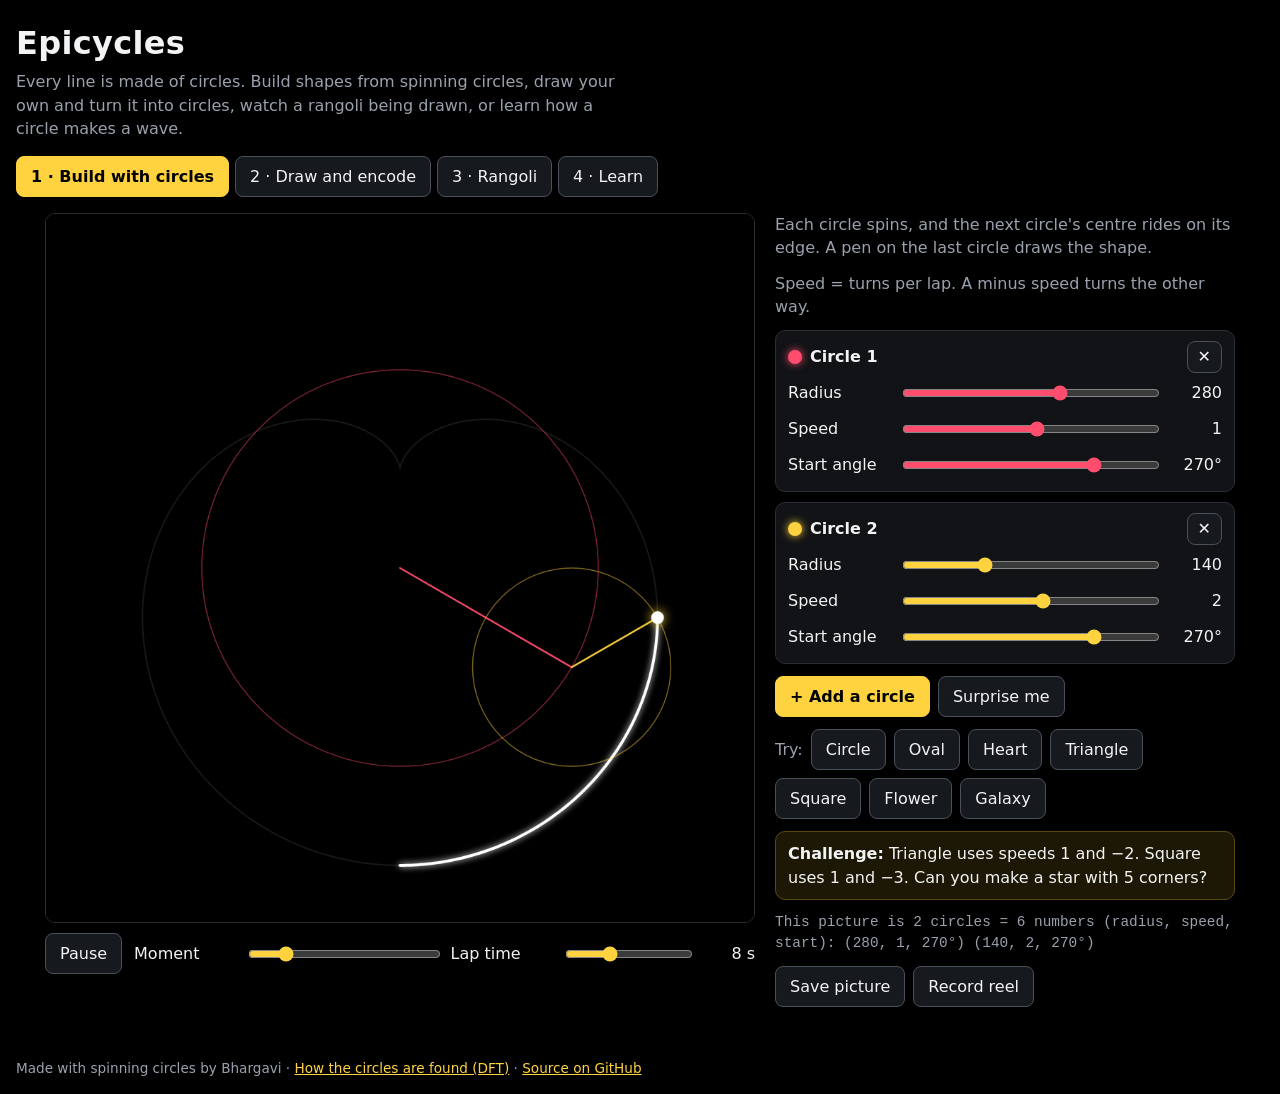
<file: index.html>
<!doctype html>
<html lang="en">
<head>
  <meta charset="utf-8">
  <meta name="viewport" content="width=device-width, initial-scale=1">
  <title>Epicycles · every line is made of circles</title>
  <link rel="stylesheet" href="style.css">
</head>
<body>
  <header class="top">
    <div>
      <h1>Epicycles</h1>
      <p class="tagline">Every line is made of circles. Build shapes from spinning circles,
        draw your own and turn it into circles, watch a rangoli being drawn, or learn how a circle makes a wave.</p>
    </div>
    <nav class="tabs" role="tablist" aria-label="Modes">
      <button role="tab" id="tabBuild" aria-controls="build" aria-selected="true">1 · Build with circles</button>
      <button role="tab" id="tabEncode" aria-controls="encode" aria-selected="false">2 · Draw and encode</button>
      <button role="tab" id="tabRangoli" aria-controls="rangoliMode" aria-selected="false">3 · Rangoli</button>
      <button role="tab" id="tabLearn" aria-controls="learnMode" aria-selected="false">4 · Learn</button>
    </nav>
  </header>

  <!-- ===================== MODE 1: build with circles ===================== -->
  <section id="build" class="mode split" role="tabpanel" aria-labelledby="tabBuild">
    <div class="stage">
      <canvas id="buildCanvas" class="screen" width="1000" height="1000"
              aria-label="Spinning circles drawing a shape"></canvas>
      <div class="transport">
        <button id="bPlay">Pause</button>
        <label class="slider no-out"><span>Moment</span>
          <input type="range" id="bScrub" min="0" max="1000" value="0"></label>
        <label class="slider"><span>Lap time</span>
          <input type="range" id="bLap" min="2" max="20" value="8"><output id="bLapOut">8 s</output></label>
      </div>
    </div>

    <aside class="panel">
      <p class="lead">Each circle spins, and the next circle's centre rides on its edge.
        A pen on the last circle draws the shape.</p>
      <p class="hint">Speed = turns per lap. A minus speed turns the other way.</p>

      <div id="cardList" class="cards"></div>

      <div class="row">
        <button id="addCircle" class="primary">+ Add a circle</button>
        <button id="surprise">Surprise me</button>
      </div>

      <div class="row">
        <span class="muted">Try:</span>
        <button data-preset="circle">Circle</button>
        <button data-preset="oval">Oval</button>
        <button data-preset="heart">Heart</button>
        <button data-preset="triangle">Triangle</button>
        <button data-preset="square">Square</button>
        <button data-preset="flower">Flower</button>
        <button data-preset="galaxy">Galaxy</button>
      </div>

      <p class="note"><strong>Challenge:</strong> Triangle uses speeds 1 and −2. Square uses 1 and −3.
        Can you make a star with 5 corners?</p>

      <p class="code" id="buildCode"></p>

      <div class="row">
        <button id="bSave">Save picture</button>
        <button id="bRecord">Record reel</button>
      </div>
      <p class="status" id="bStatus" role="status"></p>
    </aside>
  </section>

  <!-- ===================== MODE 2: draw and encode ===================== -->
  <section id="encode" class="mode" role="tabpanel" aria-labelledby="tabEncode" hidden>
    <div class="pair">
      <figure>
        <canvas id="pad" class="pad" width="1000" height="1000"
                aria-label="White drawing pad"></canvas>
        <figcaption>1. Draw one closed line. Lift the pen when you are done.</figcaption>
      </figure>
      <figure>
        <canvas id="repro" class="screen" width="1000" height="1000"
                aria-label="Circles redrawing your line"></canvas>
        <figcaption>2. The circles redraw it.</figcaption>
      </figure>
    </div>

    <div class="transport wide-row">
      <button id="ePlay">Pause</button>
      <label class="slider no-out"><span>Moment</span>
        <input type="range" id="eScrub" min="0" max="1000" value="0"></label>
      <label class="slider"><span>Lap time</span>
        <input type="range" id="eLap" min="2" max="20" value="8"><output id="eLapOut">8 s</output></label>
    </div>

    <div class="encode-panel">
      <div class="block">
        <label class="slider"><span>Circles</span>
          <input type="range" id="count" min="1" max="100" value="30"><output id="countOut">30</output></label>
        <p class="hint">Slide down to keep only the biggest circles.
          Which part of your drawing disappears first?</p>

        <div class="stats">
          <div class="stat"><span class="label">Your line</span><strong id="statLine">–</strong></div>
          <div class="stat"><span class="label">Encoded as</span><strong id="statCode">–</strong></div>
          <div class="stat"><span class="label">Average miss</span><strong id="statError">–</strong></div>
        </div>

        <div class="row">
          <button id="eClear">Clear</button>
          <span class="muted">Examples:</span>
          <button data-example="star">Star</button>
          <button data-example="heart">Heart</button>
          <button data-example="square">Square</button>
        </div>
        <div class="row">
          <button id="sendBuild" class="primary">Edit the biggest circles in mode 1</button>
          <button id="eSave">Save picture</button>
          <button id="eRecord">Record reel</button>
        </div>
        <p class="status" id="eStatus" role="status"></p>
      </div>

      <div class="block">
        <span class="label">The recipe: circle size for every speed</span>
        <div class="chart-wrap">
          <canvas id="spectrum" aria-label="Bar chart of circle radius for speeds minus 50 to plus 50"></canvas>
          <div id="tip" class="tip" hidden></div>
        </div>
        <p class="hint small">Yellow bars are the circles in use. Hover or tap a bar to see its numbers.</p>

        <span class="label">Biggest circles in use</span>
        <table id="recipe">
          <thead><tr><th></th><th>Speed</th><th>Radius</th><th>Start</th></tr></thead>
          <tbody></tbody>
        </table>
      </div>
    </div>
  </section>

  <!-- ===================== MODE 3: rangoli ===================== -->
  <section id="rangoliMode" class="mode split" role="tabpanel" aria-labelledby="tabRangoli" hidden>
    <div class="stage">
      <canvas id="rangoliCanvas" class="screen" width="1000" height="1000"
              aria-label="A rangoli being drawn around a grid of dots"></canvas>
      <div class="transport">
        <button id="kPlay">Pause</button>
        <label class="slider no-out"><span>Moment</span>
          <input type="range" id="kScrub" min="0" max="1000" value="0"></label>
        <label class="slider"><span>Drawing time</span>
          <input type="range" id="kLap" min="4" max="60" value="20"><output id="kLapOut">20 s</output></label>
      </div>
    </div>

    <aside class="panel">
      <p class="lead">This rangoli is drawn as one closed line that loops around a grid of dots
        without ever touching them. Watch how each one is drawn, then let circles draw it.</p>
      <div class="row">
        <button id="newRangoli" class="primary">New rangoli</button>
        <span class="muted" id="kInfo"></span>
      </div>

      <label class="slider"><span>Dots per side</span>
        <input type="range" id="kDots" min="3" max="13" step="1" value="5"><output id="kDotsOut">5</output></label>

      <label class="slider"><span>Crossings</span>
        <input type="range" id="kWeave" min="0" max="100" value="55"><output id="kWeaveOut">many</output></label>
      <p class="hint small">More crossings: the line weaves through the gaps more often.
        Fewer: it curls around single dots more often.</p>

      <div class="field">
        <span class="label">Symmetry</span>
        <div class="seg" id="kSym">
          <button data-sym="rotate" aria-pressed="true">Turn 4 ways</button>
          <button data-sym="mirror2" aria-pressed="false">Mirror both ways</button>
          <button data-sym="mirror" aria-pressed="false">Mirror once</button>
          <button data-sym="none" aria-pressed="false">Free</button>
        </div>
        <p class="hint small">Mirrors run along the rows of dots, so in a diamond they look tilted.
          Choose Square to see them straight.</p>
        <p class="hint small" id="kEvenNote" hidden>With an even number of dots, one line can only be
          mirrored once, so the other two choices are switched off.</p>
      </div>

      <div class="field">
        <span class="label">Grid</span>
        <div class="seg" id="kShape">
          <button data-shape="diamond" aria-pressed="true">Diamond</button>
          <button data-shape="square" aria-pressed="false">Square</button>
        </div>
      </div>

      <div class="field">
        <span class="label">Line colour</span>
        <div class="row" id="kColours">
          <button class="swatch" style="--c:#ffffff" data-colour="#ffffff" aria-label="White" aria-pressed="true"></button>
          <button class="swatch" style="--c:#ff8fb8" data-colour="#ff8fb8" aria-label="Pink" aria-pressed="false"></button>
          <button class="swatch" style="--c:#ffe066" data-colour="#ffe066" aria-label="Yellow" aria-pressed="false"></button>
          <button class="swatch" style="--c:#7ee8fa" data-colour="#7ee8fa" aria-label="Blue" aria-pressed="false"></button>
          <button class="swatch" style="--c:#3ddc97" data-colour="#3ddc97" aria-label="Green" aria-pressed="false"></button>
        </div>
      </div>

      <div class="field">
        <span class="label">Show</span>
        <label class="check"><input type="checkbox" id="kShowGuide" checked> The whole line, faintly</label>
        <label class="check"><input type="checkbox" id="kShowWalls"> Turning points (where the line turns back)</label>
        <label class="check"><input type="checkbox" id="kKnot" checked> Over and under at crossings, like a knot</label>
      </div>

      <div class="field">
        <span class="label">Who draws it</span>
        <div class="seg" id="kView">
          <button data-view="line" aria-pressed="true">A pen</button>
          <button data-view="circles" aria-pressed="false">Spinning circles</button>
        </div>
        <label class="slider" id="kCountRow" hidden><span>Circles</span>
          <input type="range" id="kCount" min="5" max="600" value="250"><output id="kCountOut">250</output></label>
        <p class="hint" id="kCircleHint" hidden>A rangoli is one closed line, so circles can draw it too.
          Slide down: with few circles the loops melt into soft waves.</p>
      </div>

      <div class="block">
        <span class="label">The recipe: circle size for every speed</span>
        <div class="chart-wrap">
          <canvas id="kSpectrum" class="recipe-chart"
                  aria-label="Bar chart of circle sizes for speeds minus 40 to plus 40, coloured by speed group"></canvas>
          <div id="kTip" class="tip" hidden></div>
        </div>
        <div class="legend" id="kLegend"></div>
        <p class="note" id="kSymmetryNote"></p>
        <p class="hint small">Each bar is one circle. Colours group the speeds by their remainder
          when divided by 4. Heights use a square-root scale, so small circles still show.
          Hover or tap a bar for its numbers. Try switching between “Turn 4 ways” and “Free”.</p>
      </div>

      <div class="block">
        <span class="label">How to draw a rangoli by hand</span>
        <ol class="steps">
          <li>Put down the dots in a square grid. Here the grid is turned on its corner, like a diamond.</li>
          <li>Start your line between two dots, never on one.</li>
          <li>Curve around a dot, then slip through the gap between two dots, always diagonally.</li>
          <li>When you reach the edge, or a turning point, swing back around the dot instead of going on.</li>
          <li>Where the line crosses itself, go over and under in turn, like weaving a basket.</li>
          <li>Keep going without lifting your hand until you are back where you started.
            Every dot ends up inside its own little loop.</li>
        </ol>
        <p class="hint small">Tip: turn on “Turning points” to see where the line has to turn back.
          Slide “Moment” to go through the drawing slowly.</p>
      </div>

      <div class="row">
        <button id="kSave">Save picture</button>
        <button id="kRecord">Record reel</button>
      </div>
      <p class="status" id="kStatus" role="status"></p>
    </aside>
  </section>

  <!-- ===================== MODE 4: learn ===================== -->
  <section id="learnMode" class="mode" role="tabpanel" aria-labelledby="tabLearn" hidden>
    <div class="learn-stage">
      <div class="seg chapters" id="lChapters">
        <button data-chapter="parts" aria-pressed="true">1 · Parts of a wave</button>
        <button data-chapter="square" aria-pressed="false">2 · Build a square wave</button>
        <button data-chapter="apart" aria-pressed="false">3 · Take apart and combine</button>
      </div>

      <canvas id="learnCanvas" class="wide-screen" width="1600" height="700"
              aria-label="Spinning circles on the left; on the right, the wave their height draws over time"></canvas>
      <div class="transport">
        <button id="lPlay">Pause</button>
        <button id="lReset">Reset time</button>
        <label class="slider"><span>Time speed</span>
          <input type="range" id="lSpeed" min="5" max="100" value="50"><output id="lSpeedOut">× 0.50</output></label>
        <label class="check"><input type="checkbox" id="lLabels" checked> Labels</label>
        <button id="lSave">Save picture</button>
      </div>
      <canvas id="stackCanvas" class="stack-screen" width="1600" height="900" hidden
              aria-label="Each sine wave on its own row with its own circle, and their sum at the bottom"></canvas>
    </div>

    <!-- ---------- chapter 1: the parts of a wave ---------- -->
    <div class="learn-grid" data-chapter-panel="parts">
      <div class="block learn-text">
        <h2>The parts of a sine wave</h2>
        <p>A sine wave is the height of a point going round a circle, drawn over time.
          Every part of the wave is a part of the circle. Move one slider at a time and watch which part changes.</p>
        <div class="table-wrap">
          <table class="parts">
            <thead><tr><th>Part of the wave</th><th>Part of the circle</th><th>What it does</th><th>Now</th></tr></thead>
            <tbody>
              <tr><td>Amplitude A</td><td>radius r</td><td>how far the wave goes above and below its middle</td><td id="pA"></td></tr>
              <tr><td>Frequency f</td><td>turns per second</td><td>how many waves pass each second</td><td id="pF"></td></tr>
              <tr><td>Period T</td><td>time for one turn</td><td>time from one peak to the next: T = 1 ÷ f</td><td id="pT"></td></tr>
              <tr><td>Angular speed ω</td><td>angle turned per second</td><td>ω = 2π × f (one turn is 2π radians)</td><td id="pW"></td></tr>
              <tr><td>Phase φ</td><td>start angle</td><td>slides the wave sideways</td><td id="pP"></td></tr>
              <tr><td>Offset</td><td>a circle that doesn't turn</td><td>moves the middle line up or down</td><td id="pO"></td></tr>
            </tbody>
          </table>
        </div>
        <h3>θ, ω and t</h3>
        <p>t is the time in seconds. θ (theta) is the angle of the arm, measured anticlockwise from the dashed line
          pointing right. The arm turns ω radians every second, starting from φ, so θ = ω · t + φ.
          The height is the offset plus A · sin θ, and that height, drawn over time, is the wave.</p>
      </div>
      <div class="block">
        <span class="label">Change one part at a time</span>
        <label class="slider"><span>Amplitude A</span>
          <input type="range" id="pAmp" min="0" max="200" value="120"><output id="pAmpOut">120</output></label>
        <label class="slider"><span>Frequency f</span>
          <input type="range" id="pFreq" min="0.1" max="2" step="0.05" value="0.5"><output id="pFreqOut">0.5 Hz</output></label>
        <label class="slider"><span>Phase φ</span>
          <input type="range" id="pPhase" min="0" max="355" step="5" value="0"><output id="pPhaseOut">0°</output></label>
        <label class="slider"><span>Offset</span>
          <input type="range" id="pOffset" min="-100" max="100" value="0"><output id="pOffsetOut">0</output></label>
        <p class="hint small">Hz (hertz) means “per second”. With a phase other than 0°, a grey dashed wave shows
          the same wave with φ = 0°, so you can see how far it slid.</p>
        <span class="label">Right now</span>
        <p class="formula" id="pNow"></p>
      </div>
    </div>

    <!-- ---------- chapter 2: build a square wave ---------- -->
    <div class="learn-grid" data-chapter-panel="square" hidden>
      <div class="block learn-text">
        <h2>Building a square wave from sine waves</h2>
        <h3>1. Start with one sine wave</h3>
        <p>It has the same period as the square wave (the yellow dashed line), so it goes up and down at the right times,
          but its corners are round.</p>
        <h3>2. Add a wave 3 times as fast and ⅓ as tall</h3>
        <p>It pushes the middle of each flat part down and the edges up: the shape gets flatter and steeper.</p>
        <h3>3. Keep adding: 5 times as fast and ⅕ as tall, 7 and ⅐ …</h3>
        <p>Only odd speeds (1, 3, 5, 7 …), each one as tall as 1 divided by its speed.
          Every new wave is smaller and faster, and fixes smaller details.</p>
        <h3>4. Never quite perfect</h3>
        <p>The gap shrinks with every wave, but right next to each jump the sum always overshoots by about 9%.
          This is called the Gibbs phenomenon.</p>
        <h3>5. Other shapes, other recipes</h3>
        <p>A triangle wave also uses odd speeds, but shrinks much faster (1 ÷ speed², every other one upside down),
          so a few waves are enough. A sawtooth uses every speed.</p>
      </div>
      <div class="block">
        <div class="field">
          <span class="label">The shape we want</span>
          <div class="seg" id="sTarget">
            <button data-target="square" aria-pressed="true">Square</button>
            <button data-target="triangle" aria-pressed="false">Triangle</button>
            <button data-target="saw" aria-pressed="false">Sawtooth</button>
          </div>
        </div>
        <label class="slider"><span>Sine waves</span>
          <input type="range" id="sCount" min="1" max="20" value="1"><output id="sCountOut">1</output></label>
        <div class="row">
          <button id="sLess">− One less</button>
          <button id="sMore" class="primary">+ Add the next wave</button>
        </div>
        <label class="check"><input type="checkbox" id="sOwn" checked> Show each sine wave</label>
        <label class="check"><input type="checkbox" id="sGap" checked> Shade the gap to the shape we want</label>
        <div class="stats">
          <div class="stat"><span class="label">Average gap</span><strong id="sErr">–</strong></div>
          <div class="stat"><span class="label">Overshoot</span><strong id="sOver">–</strong></div>
        </div>
        <span class="label">The waves used</span>
        <div class="table-wrap">
          <table id="sTable">
            <thead><tr><th></th><th>Speed</th><th>Height</th><th>Radius</th><th>Phase</th></tr></thead>
            <tbody></tbody>
          </table>
        </div>
      </div>
    </div>

    <!-- ---------- chapter 3: take apart and combine ---------- -->
    <div class="learn-grid" data-chapter-panel="apart" hidden>
      <div class="block learn-text">
        <h2>Take a wave apart, put it back together</h2>
        <h3>Take apart</h3>
        <p>Each row of the picture below the main one is a single sine wave, with its own circle.
          Their rows line up in time with the main picture, so you can compare them peak by peak.</p>
        <h3>Put together</h3>
        <p>Tick a wave to add it into the sum, untick it to take it out. The circles at the top
          and the white line show only the ticked waves.</p>
        <h3>Compare</h3>
        <p>In the sum, yellow dashed is the shape we want, grey is all the waves added together,
          and white is only the ticked ones. Try ticking only the biggest wave, then add the others one by one.</p>
        <h3>Make your own</h3>
        <p>Change any wave's height, speed or phase, or add new ones. Speeds are whole multiples of the first wave,
          so the sum always repeats with the same period.</p>
      </div>
      <div class="block">
        <div class="field">
          <span class="label">Start from</span>
          <div class="seg" id="aSource">
            <button data-source="square" aria-pressed="true">Square</button>
            <button data-source="triangle" aria-pressed="false">Triangle</button>
            <button data-source="saw" aria-pressed="false">Sawtooth</button>
            <button data-source="tones" aria-pressed="false">Two tones</button>
          </div>
        </div>
        <div class="row">
          <button id="aAllOn">All on</button>
          <button id="aAllOff">All off</button>
          <button id="aAdd" class="primary">+ Add a wave</button>
        </div>
        <div id="aCards" class="cards"></div>
        <span class="label">The sum as a formula</span>
        <p class="formula" id="aFormula"></p>
      </div>
    </div>
  </section>

  <footer>
    Made with spinning circles by Bhargavi ·
    <a href="dft.html">How the circles are found (DFT)</a> ·
    <a href="https://github.com/bhargavimahesh/epicycles">Source on GitHub</a>
  </footer>

  <script src="fourier.js"></script>
  <script src="lib/mp4-muxer.js"></script>
  <script src="reel.js"></script>
  <script src="shared.js"></script>
  <script src="app.js"></script>
  <script src="build.js"></script>
  <script src="encode.js"></script>
  <script src="rangoli.js"></script>
  <script src="learn.js"></script>
  <script>start();</script>
</body>
</html>
</file>
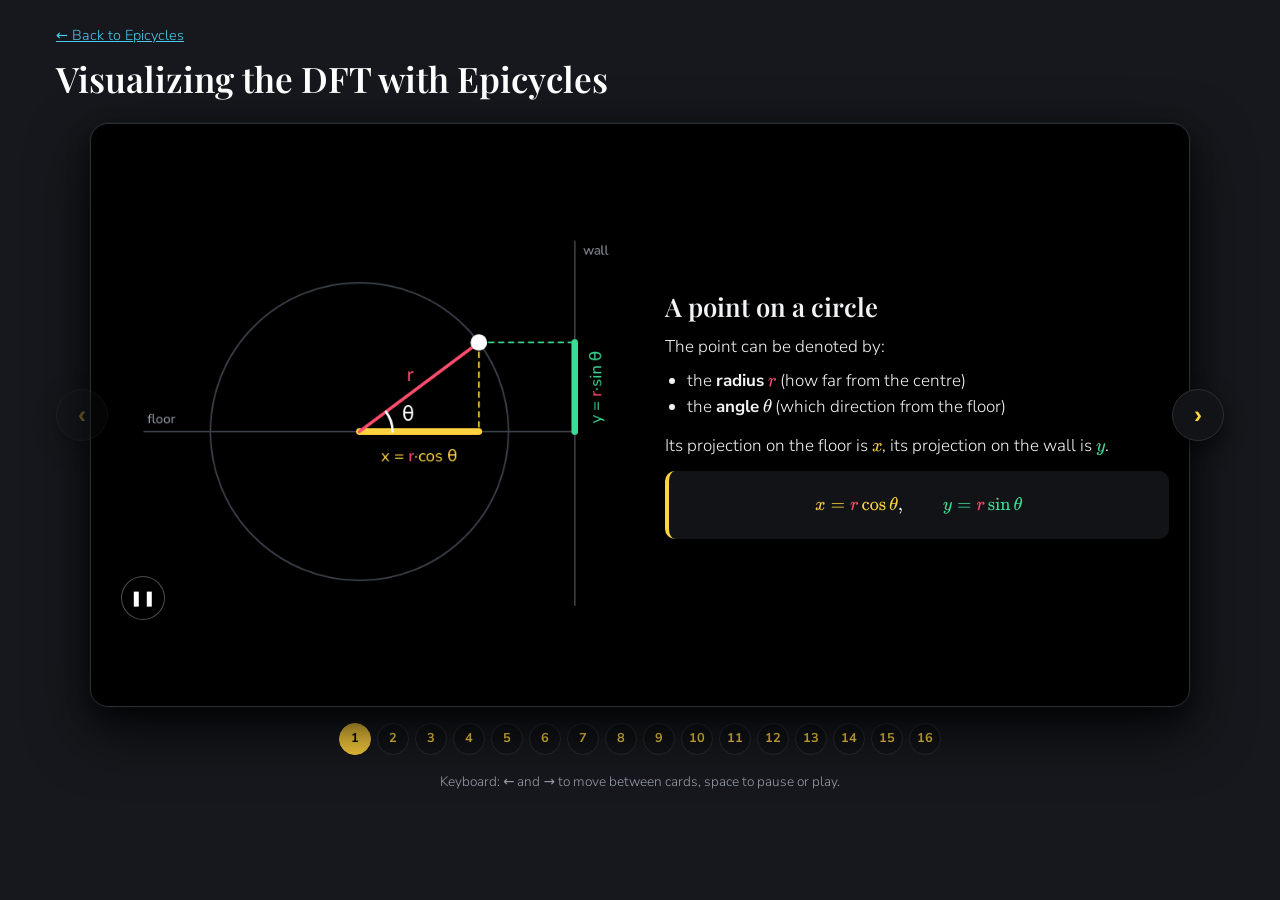
<file: dft.html>
<!doctype html>
<html lang="en">
<head>
<meta charset="utf-8">
<meta name="viewport" content="width=device-width, initial-scale=1">
<title>Visualizing the DFT</title>
<link rel="preconnect" href="https://fonts.googleapis.com">
<link rel="stylesheet" href="https://fonts.googleapis.com/css2?family=Playfair+Display:wght@600;700&family=Nunito+Sans:ital,wght@0,300;0,400;0,700;1,300&family=JetBrains+Mono:wght@400;500&display=swap">
<style>
/* Layout: one card at a time; picture left, words right; arrows on the sides. Marigold and teal accents. */
:root {
  /* always dark, like the Epicycles app */
  --bg: #16181d; --card: #111316; --fg: #f2f3f5; --muted: #9aa1ad; --line: #2a2e35;
  --accent: #ffd23f; --accent-soft: #111316; --teal: #4cc9f0; --screen: #000000; color-scheme: dark;
  --display: "Playfair Display", Georgia, serif;
  --body: "Avenir", "Avenir Next", "Nunito Sans", "Segoe UI", system-ui, sans-serif;
  --mono: "JetBrains Mono", ui-monospace, Menlo, Consolas, monospace;
}
@media (prefers-color-scheme: dark) {
  :root:not([data-theme="light"]) {
    --bg: #16181d; --card: #111316; --fg: #f2f3f5; --muted: #9aa1ad; --line: #2a2e35;
  --accent: #ffd23f; --accent-soft: #111316; --teal: #4cc9f0; --screen: #000000; color-scheme: dark;
  }
}
:root[data-theme="dark"] {
  --bg: #16181d; --card: #111316; --fg: #f2f3f5; --muted: #9aa1ad; --line: #2a2e35;
  --accent: #ffd23f; --accent-soft: #111316; --teal: #4cc9f0; --screen: #000000; color-scheme: dark;
}
* { box-sizing: border-box; }
body { background: var(--bg); color: var(--fg); font-family: var(--body); font-weight: 300; font-size: 17px; line-height: 1.55; margin: 0; }
b, strong { font-weight: 700; }
.wrap { max-width: 1200px; margin: 0 auto; padding-inline: 16px; padding-block: 24px 40px; display: flex; flex-direction: column; gap: 16px; }
header h1 { font-family: var(--display); font-weight: 600; font-size: clamp(1.6rem, 4vw, 2.2rem); margin: 0; text-wrap: balance; }
header p { margin: 4px 0 0; color: var(--muted); max-width: 70ch; }

.stage { position: relative; padding-inline: 34px; }
.card {
  background: var(--card);
  border: 1px solid var(--line);
  border-radius: 18px;
  padding: 20px;
  display: grid;
  grid-template-columns: minmax(0, 1.05fr) minmax(0, 1fr);
  gap: 24px;
  box-shadow: 0 24px 60px rgba(0, 0, 0, 0.75), 0 8px 20px rgba(0, 0, 0, 0.5), 0 0 0 1px rgba(255, 255, 255, 0.04);
  min-height: 0;
  align-items: center;
  /* the cards are always black, in light and dark mode */
  --card: #000000; --fg: #f2f3f5; --muted: #9aa1ad; --line: #2a2e35; --bg: #111316;
  --accent: #ffd23f; --accent-soft: #111316; --teal: #4cc9f0; --screen: #000000;
  background: var(--card); color: var(--fg); border-color: var(--line);
}
.card .code { background: #11151f; }
.card.enter { animation: enter 0.35s ease; }
@keyframes enter { from { opacity: 0; transform: translateX(var(--from, 24px)); } to { opacity: 1; transform: none; } }
@media (prefers-reduced-motion: reduce) { .card.enter { animation: none; } }
canvas { display: block; width: 100%; height: auto; border-radius: 12px; background: var(--screen); }
.words { display: flex; flex-direction: column; gap: 12px; min-width: 0; }
.chip { font-size: 0.78rem; letter-spacing: 0.06em; text-transform: uppercase; color: var(--accent); font-weight: 700; }
.words h2 { font-family: var(--display); font-weight: 600; font-size: 1.6rem; margin: 0; line-height: 1.2; text-wrap: balance; }
.words p { margin: 0; max-width: 62ch; }
.words ul { margin: -4px 0 0; padding-left: 1.3em; }
.formula {
  font-size: 1.05rem; padding: 4px 14px; border-radius: 10px;
  background: var(--accent-soft); border-left: 4px solid var(--accent); overflow-x: auto; overflow-y: hidden;
}
.code {
  font-family: var(--mono); font-size: 0.82rem; padding: 12px 14px; border-radius: 10px;
  background: var(--screen); color: #e5e7eb; overflow-x: auto; white-space: pre;
}
.small-label { font-size: 0.78rem; letter-spacing: 0.06em; text-transform: uppercase; color: var(--teal); font-weight: 700; }
.symbols { display: flex; flex-wrap: wrap; gap: 6px; }
.symbols span {
  font-size: 0.88rem; padding: 3px 10px; border-radius: 999px;
  border: 1px solid var(--line); background: var(--bg);
}
.symbols b { font-family: var(--mono); }
.next { margin: 0; color: var(--teal); font-weight: 700; }
.table-wrap { overflow-x: auto; }
table { border-collapse: collapse; font-variant-numeric: tabular-nums; font-size: 0.92rem; }
th, td { padding: 4px 12px; border-bottom: 1px solid var(--line); text-align: center; white-space: nowrap; }
th { color: var(--muted); font-weight: 400; }
th:first-child, td:first-child { text-align: left; }

.side {
  position: absolute; top: 50%; transform: translateY(-50%); z-index: 2;
  width: 52px; height: 52px; border-radius: 50%;
  border: 1px solid var(--line); background: #111316; color: var(--accent);
  font-size: 1.5rem; font-weight: 700; cursor: pointer;
  box-shadow: 0 8px 20px rgba(0, 0, 0, 0.6);
}
.side.left { left: 0; }
.side.right { right: 0; }
.side:disabled { opacity: 0.3; cursor: default; }
button:focus-visible { outline: 3px solid var(--teal); outline-offset: 3px; }
.dots { display: flex; flex-wrap: wrap; gap: 6px; justify-content: center; }
.dots button {
  font: inherit; font-size: 0.8rem; font-weight: 700; min-height: 32px; min-width: 32px; border-radius: 50%;
  border: 1px solid var(--line); background: #111316; color: var(--accent); cursor: pointer; padding: 0;
}
.dots button[aria-current="true"] { background: var(--accent); border-color: var(--accent); color: #000; }
.pick { display: flex; align-items: center; gap: 12px; font-weight: 400; }
.pick input { flex: 1; accent-color: var(--accent); min-height: 32px; }
.pic { position: relative; }
.pic canvas { cursor: pointer; }
.play {
  position: absolute; left: 10px; bottom: 10px; width: 44px; height: 44px; border-radius: 50%;
  border: 1px solid rgba(255,255,255,0.3); background: rgba(0,0,0,0.6); color: #fff;
  font-size: 0.95rem; cursor: pointer;
}
.play:hover { background: rgba(255,255,255,0.15); }
/* the bonus keeps its space reserved, so opening it never moves the text above */
.bonus { font-size: 0.92rem; color: var(--muted); }
.bonus-toggle { font: inherit; font-weight: 400; color: rgba(255, 210, 63, 0.7); background: none; border: 0; padding: 0; cursor: pointer; }
.bonus-toggle:hover { color: var(--accent); }
.bonus-toggle::before { content: "▸"; display: inline-block; margin-right: 6px; transition: transform 0.25s ease; }
.bonus.open .bonus-toggle::before { transform: rotate(90deg); }
.bonus-toggle:focus-visible { outline: 2px solid var(--teal); outline-offset: 2px; }
.bonus-body { visibility: hidden; opacity: 0; transform: translateY(-6px); transition: opacity 0.3s ease, transform 0.3s ease, visibility 0.3s; }
.bonus.open .bonus-body { visibility: visible; opacity: 1; transform: none; }
.bonus-body p { margin-top: 6px; }
@media (prefers-reduced-motion: reduce) { .bonus-body, .bonus-toggle::before { transition: none; } }
.hint-inline { font-size: 0.88rem; color: var(--muted); }
.hint { font-size: 0.88rem; color: var(--muted); border-left: 2px solid var(--line); padding-left: 10px; }
.goto { font: inherit; color: var(--teal); background: none; border: 0; padding: 0; cursor: pointer; text-decoration: underline; text-underline-offset: 2px; }
.keys { color: var(--muted); font-size: 0.85rem; text-align: center; margin: 0; }

@media (max-width: 860px) {
  .card { grid-template-columns: minmax(0, 1fr); min-height: 0; }
  .stage { padding-inline: 0; }
  .side { top: 140px; width: 44px; height: 44px; opacity: 0.92; }
  .side.left { left: 6px; }
  .side.right { right: 6px; }
}
.back { margin: 0 0 6px; font-size: 0.9rem; }
.back a { color: var(--teal); }
</style>
</head>
<body>


<div class="wrap">
  <header>
    <p class="back"><a href="index.html">← Back to Epicycles</a></p>
    <h1 style="color: #ffffff">Visualizing the DFT with Epicycles</h1>
  </header>

  <div class="stage">
    <button class="side left" id="prev" aria-label="Previous card">‹</button>
    <article class="card" id="card" aria-live="polite"></article>
    <button class="side right" id="next" aria-label="Next card">›</button>
  </div>
  <div class="dots" id="dots"></div>
  <p class="keys">Keyboard: ← and → to move between cards, space to pause or play.</p>
</div>

<script>
window.MathJax = { tex: { inlineMath: [["\\(", "\\)"]] }, svg: { fontCache: "global" }, startup: { typeset: false } };
</script>
<script src="lib/tex-svg-full.js" id="MathJax-script"></script>
<script>
// ================= the maths behind the pictures (the same as fourier.js in the project) =================
function resample(points, n) {
  const loop = [...points, points[0]], lengths = [];
  let total = 0;
  for (let i = 1; i < loop.length; i++) {
    const len = Math.hypot(loop[i][0] - loop[i - 1][0], loop[i][1] - loop[i - 1][1]);
    lengths.push(len); total += len;
  }
  const step = total / n, out = [];
  let seg = 0, walked = 0;
  for (let i = 0; i < n; i++) {
    const target = i * step;
    while (seg < lengths.length - 1 && walked + lengths[seg] < target) { walked += lengths[seg]; seg++; }
    const f = lengths[seg] ? (target - walked) / lengths[seg] : 0;
    out.push([loop[seg][0] + f * (loop[seg + 1][0] - loop[seg][0]), loop[seg][1] + f * (loop[seg + 1][1] - loop[seg][1])]);
  }
  return out;
}
function dft(points, maxSpeed) {
  const N = points.length, circles = [];
  for (let k = -maxSpeed; k <= maxSpeed; k++) {
    let sumX = 0, sumY = 0;
    for (let n = 0; n < N; n++) {
      const [x, y] = points[n], a = 2 * Math.PI * k * n / N;
      sumX += x * Math.cos(a) + y * Math.sin(a);
      sumY += y * Math.cos(a) - x * Math.sin(a);
    }
    circles.push({ speed: k, radius: Math.hypot(sumX / N, sumY / N), start: Math.atan2(sumY / N, sumX / N) });
  }
  return circles;
}
function tipAt(circles, p) {          // where the pen is at lap position p (0..1)
  let x = 0, y = 0;
  for (const c of circles) { const a = c.start + 2 * Math.PI * c.speed * p; x += c.radius * Math.cos(a); y += c.radius * Math.sin(a); }
  return [x, y];
}
const shapeOf = (circles, steps = 400) => Array.from({ length: steps + 1 }, (_, i) => tipAt(circles, i / steps));

// the heart used on the later cards
const heartRaw = [];
for (let i = 0; i < 400; i++) {
  const s = 2 * Math.PI * i / 400;
  heartRaw.push([7.5 * 16 * Math.sin(s) ** 3, 7.5 * (13 * Math.cos(s) - 5 * Math.cos(2 * s) - 2 * Math.cos(3 * s) - Math.cos(4 * s)) + 14]);
}
const heart128 = resample(heartRaw, 128);
const heartCircles = dft(heart128, 20);
const heartSorted = heartCircles.slice().sort((a, b) => (a.speed === 0 ? -1 : b.speed === 0 ? 1 : b.radius - a.radius));
const heart16 = resample(heartRaw, 16);

// a drawing made of two arrows (speed 1 and speed 3), used to show the unwinding
const N2 = 24;
const twoArrows = [{ speed: 1, radius: 110, start: 0 }, { speed: 2, radius: 55, start: 0 }];   // same as card 5
const twoDots = Array.from({ length: N2 }, (_, n) => tipAt(twoArrows, n / N2));

// ================= drawing helpers (canvas 640 x 520; maths y points up) =================
const W = 640, H = 520;
// colours from the Epicycles app (shared.js PALETTE, style.css)
const PALETTE = ["#ff4d6d", "#ffd23f", "#3ddc97", "#4cc9f0", "#b388ff", "#ff8c42", "#f72585", "#c0ff3e", "#80ffdb", "#5e9bff"];
const C = { ring: "#3b4049", r: "#ff4d6d", x: "#ffd23f", y: "#3ddc97", z: "#4cc9f0", pen: "#ffffff", text: "#f2f3f5", faint: "#9aa1ad", star: "#3ddc97" };
function clear(g) { g.setTransform(1, 0, 0, 1, 0, 0); g.fillStyle = "#000000"; g.fillRect(0, 0, W, H); g.lineCap = "round"; g.lineJoin = "round"; }
function seg(g, x0, y0, x1, y1, col, w = 3, dash) { g.setLineDash(dash || []); g.strokeStyle = col; g.lineWidth = w; g.beginPath(); g.moveTo(x0, y0); g.lineTo(x1, y1); g.stroke(); g.setLineDash([]); }
function arrow(g, x0, y0, x1, y1, col, w = 4) {
  seg(g, x0, y0, x1, y1, col, w);
  if (Math.hypot(x1 - x0, y1 - y0) < 8) return;
  const a = Math.atan2(y1 - y0, x1 - x0), L = Math.min(13, 0.4 * Math.hypot(x1 - x0, y1 - y0));
  g.fillStyle = col; g.beginPath(); g.moveTo(x1, y1);
  g.lineTo(x1 - L * Math.cos(a - 0.45), y1 - L * Math.sin(a - 0.45));
  g.lineTo(x1 - L * Math.cos(a + 0.45), y1 - L * Math.sin(a + 0.45)); g.closePath(); g.fill();
}
function ring(g, x, y, r, col = C.ring, w = 2) { g.strokeStyle = col; g.lineWidth = w; g.beginPath(); g.arc(x, y, r, 0, 2 * Math.PI); g.stroke(); }
function dot(g, x, y, r, col) { g.fillStyle = col; g.beginPath(); g.arc(x, y, r, 0, 2 * Math.PI); g.fill(); }
function labelRow(g, parts, x, y, size = 18) {   // left-aligned text in several colours
  g.font = `${size}px "Avenir", "Avenir Next", "Nunito Sans", system-ui, sans-serif`;
  for (const [t, col] of parts) { label(g, t, x, y, col, size, "left"); x += g.measureText(t).width; }
}
function labelParts(g, parts, x, y, size = 18) {   // centred text in several colours
  g.font = `${size}px "Avenir", "Avenir Next", "Nunito Sans", system-ui, sans-serif`;
  let px = x - parts.reduce((w, [t]) => w + g.measureText(t).width, 0) / 2;
  for (const [t, col] of parts) { label(g, t, px, y, col, size, "left"); px += g.measureText(t).width; }
}
function label(g, txt, x, y, col = C.text, size = 18, align = "left") { g.fillStyle = col; g.font = `${size}px "Avenir", "Avenir Next", "Nunito Sans", system-ui, sans-serif`; g.textAlign = align; g.fillText(txt, x, y); }
function angleArc(g, cx, cy, R, theta, col) {
  const a = ((theta % (2 * Math.PI)) + 2 * Math.PI) % (2 * Math.PI);
  g.strokeStyle = col; g.lineWidth = 3; g.beginPath(); g.arc(cx, cy, R, 0, -a, true); g.stroke();
  return a;
}
function star(g, x, y, r, col) {
  g.fillStyle = col; g.beginPath();
  for (let i = 0; i < 10; i++) { const a = -Math.PI / 2 + i * Math.PI / 5, rr = i % 2 ? r * 0.45 : r; g.lineTo(x + rr * Math.cos(a), y + rr * Math.sin(a)); }
  g.closePath(); g.fill();
}
const P = (cx, cy, x, y) => [cx + x, cy - y];
function ringA(g, x, y, r, col) { g.globalAlpha = 0.5; ring(g, x, y, r, col, 1.5); g.globalAlpha = 1; }
function penDot(g, x, y, r = 8) { g.shadowColor = C.x; g.shadowBlur = 16; dot(g, x, y, r, C.pen); g.shadowBlur = 0; }
function pathLine(g, pts, cx, cy, col, w, upto) {
  if (col === C.pen) { g.shadowColor = C.pen; g.shadowBlur = 10; }   // the drawing glows, as in the app
  g.strokeStyle = col; g.lineWidth = w; g.beginPath();
  const n = upto === undefined ? pts.length : upto;
  for (let i = 0; i < n; i++) { const [sx, sy] = P(cx, cy, pts[i][0], pts[i][1]); i ? g.lineTo(sx, sy) : g.moveTo(sx, sy); }
  g.stroke(); g.shadowBlur = 0;
}
function chain(g, circles, p, cx, cy, ringCol, heads) {
  let x = 0, y = 0;
  circles.forEach((c, i) => {
    const a = c.start + 2 * Math.PI * c.speed * p;
    const nx = x + c.radius * Math.cos(a), ny = y + c.radius * Math.sin(a);
    const [sx, sy] = P(cx, cy, x, y), [ex, ey] = P(cx, cy, nx, ny);
    const col = circles.length > 2 ? PALETTE[i % PALETTE.length] : (i % 2 ? C.z : C.r);
    if (c.speed !== 0 && c.radius > 1) ringA(g, sx, sy, c.radius, col);
    if (heads) arrow(g, sx, sy, ex, ey, col, 4);
    else { g.globalAlpha = 0.95; seg(g, sx, sy, ex, ey, col, 2.5); g.globalAlpha = 1; }
    x = nx; y = ny;
  });
  return P(cx, cy, x, y);
}
const turnBack = ([X, Y], a) => [X * Math.cos(a) + Y * Math.sin(a), Y * Math.cos(a) - X * Math.sin(a)];

// ================= one picture per card (sec = seconds since the card was opened) =================
const ARROW_COLS = ["#b388ff", "#ff8c42", "#f72585", "#c0ff3e"];
const flower = [{ speed: 1, radius: 105, start: 0 }, { speed: -4, radius: 58, start: 0 }, { speed: 6, radius: 36, start: 0 }, { speed: -9, radius: 22, start: 0 }];
const flowerPath = shapeOf(flower);
const lapHeart = [{ speed: 1, radius: 110, start: 0 }, { speed: 2, radius: 55, start: 0 }];   // both start along the floor
const lapHeartPath = shapeOf(lapHeart);
const PERIOD = 6;
let pickK = 1, pickM = 30, epiCache = null;
document.addEventListener("input", e => {
  if (e.target.id === "pickK") { pickK = +e.target.value; document.getElementById("kVal").textContent = pickK; }
  if (e.target.id === "pickM") { pickM = +e.target.value; document.getElementById("mVal").textContent = pickM; }
});   // seconds per lap on the time card

const DRAW = {
  // 1. a dot on a circle, with both shadows
  circle(g, sec) {
    const cx = 300, cy = 280, U = 45, R = 4 * U, th = 0.55 * sec, wall = 560;   // same centre and scale as card 2
    label(g, "floor", 44, cy - 10, C.faint, 16);
    label(g, "wall", wall + 10, 66, C.faint, 16);
    seg(g, 40, cy, wall, cy, C.ring, 2);                 // the floor line
    seg(g, wall, 50, wall, H - 30, C.ring, 2);           // the wall
    ring(g, cx, cy, R);
    const [x, y] = P(cx, cy, R * Math.cos(th), R * Math.sin(th));
    seg(g, x, y, x, cy, C.x, 2, [6, 6]);
    seg(g, x, y, wall, y, C.y, 2, [6, 6]);
    seg(g, cx, cy, x, cy, C.x, 8);
    seg(g, wall, cy, wall, y, C.y, 8);
    seg(g, cx, cy, x, y, C.r, 4);
    const a = angleArc(g, cx, cy, 40, th, C.pen);
    label(g, "θ", cx + 62 * Math.cos(a / 2), cy - 62 * Math.sin(a / 2) + 7, C.pen, 24, "center");
    label(g, "r", (cx + x) / 2 - 18 * Math.sin(th), (cy + y) / 2 - 18 * Math.cos(th) + 7, C.r, 24, "center");
    dot(g, x, y, 10, C.pen);
    labelParts(g, [["x = ", C.x], ["r", C.r], ["·cos θ", C.x]], (cx + x) / 2, cy + 36, 20);
    g.save(); g.translate(wall + 26, (cy + y) / 2); g.rotate(-Math.PI / 2);
    labelParts(g, [["y = ", C.y], ["r", C.r], ["·sin θ", C.y]], 0, 6, 20); g.restore();
  },
  // 2. the complex plane
  plane(g, sec) {
    const cx = 300, cy = 280, U = 45, th = Math.PI / 4 + (Math.PI / 4) * Math.sin(0.35 * sec), R = 4;
    for (let i = -5; i <= 6; i++) { seg(g, cx + i * U, 40, cx + i * U, H - 40, "#15181d", 1); }
    for (let j = -4; j <= 4; j++) { seg(g, 20, cy - j * U, W - 20, cy - j * U, "#15181d", 1); }
    arrow(g, 30, cy, W - 20, cy, C.faint, 2); arrow(g, cx, H - 30, cx, 30, C.faint, 2);
    label(g, "real", W - 24, cy + 26, C.x, 18, "right"); label(g, "imaginary (i)", cx + 10, 44, C.y, 18);
    for (let i = 1; i <= 4; i++) {
      label(g, String(i), cx + i * U, cy + 20, C.faint, 14, "center");
      label(g, String(i), cx - 8, cy - i * U + 5, C.faint, 14, "right");
    }
    ring(g, cx, cy, R * U, "rgba(76,201,240,0.25)", 1.5);
    const X = R * Math.cos(th), Y = R * Math.sin(th);
    const [x, y] = P(cx, cy, X * U, Y * U);
    seg(g, cx, cy, x, cy, C.x, 6); seg(g, x, cy, x, y, C.y, 6);
    arrow(g, cx, cy, x, y, C.r, 5);
    dot(g, x, y, 9, C.z);
    {   // keep the z label inside the picture: smaller, and flipped to the left near the right edge
      const txt = `z = ${X.toFixed(2)} + ${Y.toFixed(2)}i`;
      g.font = `17px "Avenir", "Avenir Next", "Nunito Sans", system-ui, sans-serif`;
      const w = g.measureText(txt).width, right = x + 14 + w > W - 10;
      label(g, txt, right ? x - 14 : x + 14, y - 14, C.z, 17, right ? "right" : "left");
    }
    label(g, `x = ${X.toFixed(2)}`, (cx + x) / 2, cy + 40, C.x, 17, "center");
    if (Y > 0.4) label(g, `y = ${Y.toFixed(2)}`, x + 10, (cy + y) / 2 + 6, C.y, 17);   // hide when it would sit on the point
    label(g, "circle of radius r = 4", cx + R * U * 0.71 + 10, cy + R * U * 0.71 + 18, C.r, 16);
  },
  // 3. adding circles
  sum(g, sec) {
    const cx = 320, cy = 260, p = (sec / 12) % 1, cols = ARROW_COLS;
    pathLine(g, flowerPath, cx, cy, "rgba(255,255,255,0.10)", 2);
    pathLine(g, flowerPath, cx, cy, C.pen, 3, Math.floor(p * 400) + 1);
    let x = 0, y = 0;
    flower.forEach((c, i) => {
      const a = c.start + 2 * Math.PI * c.speed * p;
      const nx = x + c.radius * Math.cos(a), ny = y + c.radius * Math.sin(a);
      const [sx, sy] = P(cx, cy, x, y), [ex, ey] = P(cx, cy, nx, ny);
      ringA(g, sx, sy, c.radius, cols[i]);
      arrow(g, sx, sy, ex, ey, cols[i], 4);
      x = nx; y = ny;
    });
    const [px, py] = P(cx, cy, x, y);
    penDot(g, px, py, 7);
  },
  // 4. start angles
  start(g, sec) {
    [[170, 0], [470, 100]].forEach(([cx, deg]) => {
      const cy = 270, R = 120, phi = deg * Math.PI / 180, th = 0.6 * sec + phi;
      ring(g, cx, cy, R);
      const [gx, gy] = P(cx, cy, R * Math.cos(phi), R * Math.sin(phi));
      seg(g, cx, cy, gx, gy, "rgba(255,255,255,0.5)", 2, [4, 6]);
      label(g, "start", gx + (deg ? -8 : 10), gy - 12, C.faint, 16, deg ? "right" : "left");
      const [x, y] = P(cx, cy, R * Math.cos(th), R * Math.sin(th));
      seg(g, cx, cy, x, y, C.r, 4); dot(g, x, y, 9, C.pen);
      label(g, `φ = ${deg}°`, cx, 450, C.x, 24, "center");
    });
    label(g, "same size, same speed, different start", 320, 40, C.text, 19, "center");
  },
  // ω: two arrows, one twice as fast
  omega(g, sec) {
    const tt = sec % 12;
    label(g, `t = ${tt.toFixed(1)} s`, 320, 44, C.pen, 24, "center");
    [[165, 1], [480, 2]].forEach(([cx, m]) => {
      const cy = 250, R = 115, T = 6 / m, w = 2 * Math.PI / T, th = w * tt;
      ring(g, cx, cy, R);
      seg(g, cx, cy, cx + R, cy, "rgba(255,255,255,0.35)", 2, [4, 6]);
      angleArc(g, cx, cy, 36, th, C.x);
      const [x, y] = P(cx, cy, R * Math.cos(th), R * Math.sin(th));
      arrow(g, cx, cy, x, y, C.r, 5); dot(g, x, y, 7, C.pen);
      label(g, `ω = 2π/${T} = ${w.toFixed(2)} rad/s`, cx, 440, C.pen, 18, "center");
      label(g, `T = ${T} s per turn`, cx, 410, C.text, 17, "center");
      label(g, `θ = ω·t = ${th.toFixed(2)} rad`, cx, 470, C.x, 18, "center");
    });
    seg(g, 320, 80, 320, 480, C.ring, 1, [4, 6]);
    label(g, "twice the ω: a full turn takes half the time", 480, 505, C.pen, 16, "center");
  },
  // 5. seconds and laps
  time(g, sec) {
    const cx = 200, cy = 230, tsec = sec % (PERIOD + 1.5), t = Math.min(tsec, PERIOD), p = t / PERIOD;
    seg(g, cx - 140, cy, cx + 200, cy, C.ring, 1.5);
    label(g, "floor", cx - 140, cy - 10, C.faint, 15);
    pathLine(g, lapHeartPath, cx, cy, "rgba(255,255,255,0.10)", 2);
    pathLine(g, lapHeartPath, cx, cy, C.pen, 3, Math.floor(p * 400) + 1);
    const [px, py] = chain(g, lapHeart, p, cx, cy, null, true);
    penDot(g, px, py, 8);
    const tx = 430;
    label(g, `t = ${t.toFixed(1)} s`, tx, 90, C.pen, 24);
    label(g, `T = ${PERIOD} s per lap`, tx, 124, C.text, 18);
    labelRow(g, [["circle 1, ", C.r], ["k = 1", C.y]], tx, 220, 18);
    labelRow(g, [["θ₁ = 2π·", C.text], ["1", C.y], ["·t ÷ T", C.text]], tx, 246, 17);
    labelRow(g, [["circle 2, ", C.z], ["k = 2", C.y]], tx, 290, 18);
    labelRow(g, [["θ₂ = 2π·", C.text], ["2", C.y], ["·t ÷ T", C.text]], tx, 316, 17);
    seg(g, 110, 470, 600, 470, C.ring, 8);
    seg(g, 110, 470, 110 + 490 * p, 470, C.x, 8);
    label(g, "one lap", 355, 450, C.faint, 15, "center");
    label(g, `t = 0 s`, 110, 500, C.faint, 15, "center"); label(g, `t = ${PERIOD} s`, 600, 500, C.faint, 15, "right");
  },
  // 6. from a picture to arrows
  puzzle(g, sec) {
    const cx = 320, cy = 250, n = Math.min(400, Math.floor(sec * 120));
    pathLine(g, heartRaw, cx, cy, C.pen, 4, n);
    if (n > 0 && n < 400) { const [x, y] = P(cx, cy, ...heartRaw[n - 1]); dot(g, x, y, 8, C.x); }
    if (n >= 400) {
    }
  },
  // card 5's arrows: dashed = where each starts (c₁, c₂), solid = turned by now
  startTurn(g, sec) {
    const cx = 260, cy = 270, S = 1.2, p = (sec / PERIOD) % 1, [A, B] = twoArrows;
    seg(g, 40, cy, 600, cy, C.ring, 1.5); label(g, "floor", 44, cy - 10, C.faint, 15);
    const path = shapeOf(twoArrows).map(([X, Y]) => [X * S, Y * S]);
    pathLine(g, path, cx, cy, "rgba(255,255,255,0.10)", 2);
    pathLine(g, path, cx, cy, C.pen, 3, Math.floor(p * 400) + 1);
    // the starting arrows c1 and c2 (both along the floor), dashed
    const [s1x, s1y] = P(cx, cy, A.radius * S, 0), [s2x, s2y] = P(cx, cy, (A.radius + B.radius) * S, 0);
    seg(g, cx, cy, s1x, s1y, C.r, 2.5, [5, 5]); seg(g, s1x, s1y, s2x, s2y, C.z, 2.5, [5, 5]);
    label(g, "c₁", (cx + s1x) / 2, cy - 18, C.r, 18, "center"); label(g, "c₂", (s1x + s2x) / 2, cy - 18, C.z, 18, "center");
    // the arrows now
    const aA = 2 * Math.PI * A.speed * p, aB = 2 * Math.PI * B.speed * p;
    const [x1, y1] = P(cx, cy, A.radius * S * Math.cos(aA), A.radius * S * Math.sin(aA));
    const [x2, y2] = [x1 + B.radius * S * Math.cos(aB), y1 - B.radius * S * Math.sin(aB)];
    ringA(g, cx, cy, A.radius * S, C.r); ringA(g, x1, y1, B.radius * S, C.z);
    arrow(g, cx, cy, x1, y1, C.r, 5); arrow(g, x1, y1, x2, y2, C.z, 4); penDot(g, x2, y2, 7);
    label(g, "dashed: where each arrow starts (cₖ)", 320, 474, C.text, 17, "center");
    label(g, "solid: the same arrow, turned by θₖ", 320, 500, C.text, 17, "center");
  },
  // 7. evenly spaced dots = time steps
  dots(g, sec) {   // card 5's drawing, sampled at N = 16 equal time steps
    const cx = 280, cy = 250, S = 1.05, N = 16, on = Math.floor(sec * 1.2) % N, placed = [];
    seg(g, 40, cy, 600, cy, C.ring, 1.5); label(g, "floor", 44, cy - 10, C.faint, 15);
    pathLine(g, shapeOf(twoArrows).map(([X, Y]) => [X * S, Y * S]), cx, cy, "rgba(255,255,255,0.2)", 2);
    for (let n = 0; n < N; n++) {
      const [X, Y] = tipAt(twoArrows, n / N), [x, y] = P(cx, cy, X * S, Y * S);
      dot(g, x, y, n === on ? 10 : 6, n === on ? C.x : C.z);
      const out = Math.hypot(X, Y) > 1 ? [X / Math.hypot(X, Y), Y / Math.hypot(X, Y)] : [1, 0];
      const lx = x + 18 * out[0], ly = y - 18 * out[1] + 5;
      if (n === on || placed.every(([px, py]) => Math.hypot(px - lx, py - ly) > 16)) {   // skip labels that would overlap
        label(g, String(n), lx, ly, n === on ? C.x : C.faint, 14, "center"); placed.push([lx, ly]);
      }
    }
    label(g, `N = 16 points.   Point n = ${on}:`, 320, 474, C.text, 18, "center");
    label(g, `t${sub(on)} = ${on} × T ÷ 16 = ${(on * PERIOD / 16).toFixed(2)} s   (T = ${PERIOD} s)`, 320, 500, C.x, 18, "center");
  },
  // ride along: normal view vs. view spinning with arrow 1
  ride(g, sec) {   // card 5's drawing as N points: normal, turned back with k = 1, turned back with k = 2
    const N = 16, n = Math.floor(sec * 1.5) % N, S = 0.56, [A, B] = twoArrows;
    [[95, 0], [310, 1], [525, 2]].forEach(([cx, kb]) => {
      const cy = 260;
      for (let m = 0; m < N; m++) {
        let pt = tipAt(twoArrows, m / N);
        if (kb) pt = turnBack(pt, 2 * Math.PI * kb * m / N);
        const [x, y] = P(cx, cy, pt[0] * S, pt[1] * S);
        dot(g, x, y, m === n ? 0 : 3.5, m <= n ? C.z : "rgba(76,201,240,0.3)");
      }
      // the two arrows at point n (turned back by kb)
      const turn = 2 * Math.PI * kb * n / N;
      const aA = 2 * Math.PI * A.speed * n / N - turn, aB = 2 * Math.PI * B.speed * n / N - turn;
      const [x1, y1] = P(cx, cy, A.radius * S * Math.cos(aA), A.radius * S * Math.sin(aA));
      const [x2, y2] = [x1 + B.radius * S * Math.cos(aB), y1 - B.radius * S * Math.sin(aB)];
      arrow(g, cx, cy, x1, y1, C.r, 4); arrow(g, x1, y1, x2, y2, C.z, 3); dot(g, x2, y2, 6, C.x);
      label(g, kb ? `turned back, k = ${kb}` : "the points zₙ", cx, 70, C.pen, 18, "center");
      if (kb === 0) label(g, `point n = ${n}`, cx, 430, C.x, 16, "center");
      if (kb === 1) { label(g, "k = 1 frozen", cx, 430, C.r, 16, "center"); label(g, "k = 2 turns forwards", cx, 454, C.z, 16, "center"); }
      if (kb === 2) { label(g, "k = 2 frozen", cx, 430, C.z, 16, "center"); label(g, "k = 1 turns backwards", cx, 454, C.r, 16, "center"); }
    });
    seg(g, 202, 100, 202, 410, C.ring, 1, [4, 6]); seg(g, 418, 100, 418, 410, C.ring, 1, [4, 6]);
  },
  // card 5's points turned back with k = 1, added one by one; ★ = running average, ends at c₁
  avgPts(g, sec) {
    const N = 16, cx = 230, cy = 270, S = 1.2, [A] = twoArrows, shown = Math.min(N, Math.floor(sec * 2) % (N + 6) + 1);
    seg(g, 40, cy, 600, cy, C.ring, 1.5);
    let sx = 0, sy = 0;
    for (let m = 0; m < N; m++) {
      const [X, Y] = turnBack(tipAt(twoArrows, m / N), 2 * Math.PI * A.speed * m / N);
      const [x, y] = P(cx, cy, X * S, Y * S);
      if (m < shown) { sx += X; sy += Y; dot(g, x, y, 5, C.z); } else dot(g, x, y, 3, "rgba(76,201,240,0.25)");
    }
    const [c1x, c1y] = P(cx, cy, A.radius * S, 0);
    arrow(g, cx, cy, c1x, c1y, C.r, 4);
    const [ax, ay] = P(cx, cy, sx / shown * S, sy / shown * S);
    star(g, ax, ay, 13, C.star);
    label(g, "turned back with k = 1", 320, 448, C.pen, 18, "center");
    label(g, `points added: ${shown} of ${N}`, 320, 474, C.faint, 16, "center");
    label(g, shown === N ? "★ average = c₁ (pink arrow)" : "★ running average", 320, 500, C.y, 17, "center");
  },
  // averaging: a spinning arrow vs. a frozen arrow
  zero(g, sec) {
    const N = 12, shown = Math.min(N, Math.floor(sec * 2.5) % (N + 6) + 1);
    [[165, true], [480, false]].forEach(([cx, spinning]) => {
      const cy = 260, R = 110, start = 0.5;
      let sx = 0, sy = 0;
      for (let n = 0; n < shown; n++) {
        const a = spinning ? start + 2 * Math.PI * n / N : start;
        const X = R * Math.cos(a), Y = R * Math.sin(a); sx += X; sy += Y;
        const [x, y] = P(cx, cy, X, Y);
        arrow(g, cx, cy, x, y, n === shown - 1 ? C.r : "rgba(255,77,109,0.35)", 3);
      }
      const [ax, ay] = P(cx, cy, sx / shown, sy / shown);
      star(g, ax, ay, 13, C.star);
      label(g, spinning ? "turning arrow" : "frozen arrow", cx, 60, C.pen, 20, "center");
      label(g, `steps: ${shown} of ${N}`, cx, 420, C.faint, 16, "center");
      label(g, `average (★) length: ${(Math.hypot(sx, sy) / shown).toFixed(0)}`, cx, 450, C.y, 18, "center");
    });
    seg(g, 320, 90, 320, 420, C.ring, 1, [4, 6]);
  },
  // pick a speed with the slider
  pick(g) {
    const k = pickK, cx = 320, cy = 250;
    seg(g, 60, cy, 580, cy, C.ring, 1, [6, 8]); seg(g, cx, 60, cx, 440, C.ring, 1, [6, 8]);
    let sx = 0, sy = 0;
    twoDots.forEach((d, n) => {
      const [ux, uy] = turnBack(d, 2 * Math.PI * k * n / N2); sx += ux; sy += uy;
      const [x, y] = P(cx, cy, ux, uy); dot(g, x, y, 5, C.z);
    });
    const len = Math.hypot(sx, sy) / N2, [ax, ay] = P(cx, cy, sx / N2, sy / N2);
    if (len > 2) arrow(g, cx, cy, ax, ay, k === 1 ? C.r : k === 2 ? C.z : C.star, 5);   // pink / blue like card 5
    star(g, ax, ay, 13, C.star);
    label(g, `turned back with k = ${k}`, 320, 474, C.pen, 19, "center");
    label(g, len > 2 ? `★ average: a circle of radius ${len.toFixed(0)}` : "★ average ≈ 0: no circle with this k", 320, 500, C.y, 18, "center");
  },
  // c_k as an arrow: length r_k, direction φ_k; the circle it draws
  polar(g, sec) {
    const cx = 300, cy = 270, R = 160, phi = 0.7, th = phi + 0.5 * sec;
    seg(g, 60, cy, 560, cy, C.ring, 1.5); label(g, "floor", 64, cy - 10, C.faint, 15);
    ring(g, cx, cy, R);
    const [sx, sy] = P(cx, cy, R * Math.cos(phi), R * Math.sin(phi));
    seg(g, cx, cy, sx, sy, "rgba(255,255,255,0.45)", 2, [6, 6]);
    label(g, "cₖ (at the start)", sx + 10, sy - 8, C.text, 16);
    const a = angleArc(g, cx, cy, 46, phi, C.pen);
    label(g, "φₖ", cx + 70 * Math.cos(a / 2), cy - 70 * Math.sin(a / 2) + 6, C.pen, 20, "center");
    const [x, y] = P(cx, cy, R * Math.cos(th), R * Math.sin(th));
    arrow(g, cx, cy, x, y, C.r, 5); dot(g, x, y, 8, C.z);
    label(g, "rₖ", (cx + x) / 2 - 18 * Math.sin(th), (cy + y) / 2 - 18 * Math.cos(th) + 7, C.r, 22, "center");
    label(g, "the arrow turns k times per lap, starting at cₖ", 300, 490, C.text, 16, "center");
  },
  // 8. the formula: unwinding
  unwind(g, sec) {
    const cx = 260, cy = 260, cyc = 6, q = (sec % cyc) / cyc;
    const s = q < 0.45 ? q / 0.45 : q < 0.8 ? 1 : 1 - (q - 0.8) / 0.2;
    seg(g, 40, cy, 470, cy, C.ring, 1, [6, 8]);
    pathLine(g, [...twoDots, twoDots[0]], cx, cy, "rgba(255,255,255,0.10)", 2);
    let sx = 0, sy = 0;
    twoDots.forEach((d, n) => {
      const [ux, uy] = turnBack(d, s * 2 * Math.PI * 1 * n / N2);
      sx += ux; sy += uy;
      const [x, y] = P(cx, cy, ux, uy); dot(g, x, y, 5, C.z);
    });
    if (s > 0.98) { const [ax, ay] = P(cx, cy, sx / N2, sy / N2); arrow(g, cx, cy, ax, ay, C.star, 4); star(g, ax, ay, 13, C.star); label(g, "★ average = c₁", 320, 500, C.y, 18, "center"); }
    label(g, "k = 1: turn point n back by 2π·1·n ÷ N", 320, 448, C.text, 18, "center");
        if (s <= 0.98) label(g, `turned back: ${(s * 100).toFixed(0)}%`, 320, 500, C.x, 17, "center");
    label(g, "the drawing from card 5: arrows k = 1 and k = 2", 320, 474, C.faint, 15, "center");
      },
  // 9. why it works
  cancel(g, sec) {
    [[165, 1], [480, 2]].forEach(([cx, k]) => {
      const cy = 260;
      seg(g, cx - 140, cy, cx + 140, cy, C.ring, 1, [6, 8]);
      let sx = 0, sy = 0;
      twoDots.forEach((d, n) => {
        const [ux, uy] = turnBack(d, 2 * Math.PI * k * n / N2);
        sx += ux; sy += uy;
        const [x, y] = P(cx, cy, ux * 0.72, uy * 0.72); dot(g, x, y, 4.5, C.z);
      });
      const [ax, ay] = P(cx, cy, 0.72 * sx / N2, 0.72 * sy / N2);
      if (Math.hypot(sx, sy) / N2 > 2) arrow(g, cx, cy, ax, ay, C.star, 5);
      star(g, ax, ay, 12, C.star);
      label(g, `unwound at k = ${k}`, cx, 50, C.pen, 21, "center");
      label(g, k === 1 ? "average = c₁ (big)" : "average = c₂ ≈ 0", cx, 450, C.x, 19, "center");
    });
  },
  // 10. four dots by hand
  four(g, sec) {   // card 5's drawing with N = 4 points, turned back with k = 1, then k = 2
    const cx = 300, cy = 260, U = 55, cyc = 6, k = Math.floor(sec / cyc) % 2 + 1, q = (sec % cyc) / cyc, s = Math.min(1, q / 0.5);
    const pts = [0, 1, 2, 3].map(n => tipAt([{ speed: 1, radius: 2, start: 0 }, { speed: 2, radius: 1, start: 0 }], n / 4));
    seg(g, cx - 230, cy, cx + 230, cy, C.ring, 1, [6, 8]); seg(g, cx, cy - 200, cx, cy + 200, C.ring, 1, [6, 8]);
    const shape = shapeOf([{ speed: 1, radius: 2, start: 0 }, { speed: 2, radius: 1, start: 0 }]).map(([X, Y]) => [X * U, Y * U]);
    pathLine(g, shape, cx, cy, "rgba(255,255,255,0.28)", 2);   // card 5's drawing, for orientation
    let sx = 0, sy = 0;
    pts.forEach(([X, Y], n) => {
      const [x0, y0] = P(cx, cy, X * U, Y * U);
      dot(g, x0, y0, 5, "rgba(255,255,255,0.3)");
      label(g, `z${sub(n)}`, x0 + 10, y0 - 10, C.faint, 16);
      const [ux, uy] = turnBack([X, Y], s * k * n * Math.PI / 2);
      sx += ux; sy += uy;
      const [x, y] = P(cx, cy, ux * U, uy * U);
      dot(g, x, y, 8, C.z);
    });
    const col = k === 1 ? C.r : C.z;
    label(g, `k = ${k}: turn zₙ back by n × ${k * 90}°`, 320, 474, col, 18, "center");
    if (s >= 1) {
      const [ax, ay] = P(cx, cy, sx / 4 * U, sy / 4 * U);
      arrow(g, cx, cy, ax, ay, col, 5); star(g, ax, ay, 14, C.star);
      label(g, `★ average c${sub(k)} = ${k === 1 ? 2 : 1}`, 320, 500, C.y, 18, "center");
    }
  },
  // 11. the result for every k (computed by dft on the heart)
  spectrum(g, sec) {
    const list = heartCircles.filter(c => c.speed !== 0), max = Math.max(...list.map(c => c.radius));
    const x0 = 40, x1 = 600, base = 420, top = 80, slot = (x1 - x0) / 41;
    seg(g, x0, base, x1, base, C.ring, 2);
    const grow = Math.min(1, sec / 1.5);
    list.forEach(c => {
      const h = grow * (base - top) * c.radius / max, x = x0 + (c.speed + 20) * slot;
      g.fillStyle = c.radius / max > 0.05 ? C.x : C.faint;
      g.fillRect(x + slot * 0.18, base - h, slot * 0.64, Math.max(1, h));
    });
    label(g, "−20", x0, 448, C.faint, 15, "center"); label(g, "0", x0 + 20 * slot + slot / 2, 448, C.faint, 15, "center"); label(g, "+20", x1, 448, C.faint, 15, "center");
    label(g, "k (turns per lap)", 320, 478, C.faint, 15, "center");
    label(g, "r_k = |c_k| for the heart, k = −20 … 20", 20, 40, C.text, 19);
  },
  // 12. epicycles
  epicycles(g, sec) {   // the heart redrawn with the biggest m circles (slider)
    const cx = 320, cy = 245, p = (sec / 10) % 1, m = pickM;
    if (!epiCache || epiCache.m !== m) { const use = heartSorted.slice(0, m + 1); epiCache = { m, use, path: shapeOf(use) }; }
    const { use, path } = epiCache;
    pathLine(g, [...heart128, heart128[0]], cx, cy, "rgba(255,255,255,0.10)", 2);        // the original heart
    pathLine(g, path, cx, cy, "rgba(255,255,255,0.22)", 2);                                // what m circles can draw
    pathLine(g, path, cx, cy, C.pen, 3, Math.floor(p * 400) + 1);                          // drawn so far
    const [px, py] = chain(g, use, p, cx, cy);
    penDot(g, px, py, 8);
    label(g, `${m} circle${m === 1 ? "" : "s"} redraw the heart`, 320, 490, C.text, 18, "center");
  },
};
function sub(n) { return String(n).split("").map(d => "₀₁₂₃₄₅₆₇₈₉"[d]).join(""); }

// ================= the cards =================
const deg = rad => ((rad * 180 / Math.PI) % 360 + 360) % 360;
const topRows = heartSorted.filter(c => c.speed !== 0).slice(0, 6).map(c =>
  `<tr><td>${c.speed > 0 ? "+" : ""}${c.speed}</td><td>${c.radius.toFixed(1)}</td><td>${deg(c.start).toFixed(0)}°</td></tr>`).join("");

const R = String.raw;
const CARDS = [
  { draw: "circle", title: "A point on a circle",
    body: R`<p>The point can be denoted by:</p>
      <ul><li>the <b>radius</b> \({\color[RGB]{255,77,109}r}\) (how far from the centre)</li><li>the <b>angle</b> \(\theta\) (which direction from the floor)</li></ul>
      <p>Its projection on the floor is \({\color[RGB]{255,210,63}x}\), its projection on the wall is \({\color[RGB]{61,220,151}y}\).</p>`,
    formula: R`\[ {\color[RGB]{255,210,63}x = {\color[RGB]{255,77,109}r}\cos\theta}, \qquad {\color[RGB]{61,220,151}y = {\color[RGB]{255,77,109}r}\sin\theta} \]` },

  { draw: "plane", title: "The complex plane",
    body: R`<p>The floor and the wall now become the two axes of a <b>complex plane</b>.</p>
      <p>Let \({\color[RGB]{76,201,240}z}\) be the point on the circle (the arrow tip).</p>`,
    formula: R`\[ {\color[RGB]{76,201,240}z} = {\color[RGB]{255,210,63}x} + i\,{\color[RGB]{61,220,151}y} = {\color[RGB]{255,77,109}r}{\color[RGB]{255,210,63}\cos\theta} + i\,{\color[RGB]{255,77,109}r}{\color[RGB]{61,220,151}\sin\theta} = {\color[RGB]{255,77,109}r}e^{i\theta} \]`,
    after: R`<p>Using Euler's formula, \(e^{i\theta} = \cos\theta + i\sin\theta\), we can set \({\color[RGB]{76,201,240}z} = {\color[RGB]{255,77,109}r}e^{i\theta}\): an arrow of length \({\color[RGB]{255,77,109}r}\) at angle \(\theta\).</p>
      <div class="bonus"><button class="bonus-toggle" aria-expanded="false">Bonus: turning an arrow</button><div class="bonus-body"><p>Multiplying \(z\) by \(e^{ia}\) turns the arrow by the angle \(a\): \(re^{i\theta} \cdot e^{ia} = re^{i(\theta + a)}\). Same length, new angle. It turns anticlockwise; \(e^{-ia}\) turns clockwise.</p></div></div>` },

  { draw: "sum", title: "Going beyond a single circle",
    body: R`<p>For more circles, <b>add</b> arrows tip to tail. Imagine a <b>pen</b> on the last tip, creating the mesmerizing drawing.</p>
      <p>A circle riding on a circle is an <b>epicycle</b>.</p>
      <p>\(z_k\) is the \(k\)-th circle's arrow.</p>`,
    formula: R`\[ z = {\color[RGB]{179,136,255}z_1} + {\color[RGB]{255,140,66}z_2} + {\color[RGB]{247,37,133}z_3} + {\color[RGB]{192,255,62}z_4} = \sum_k z_k \]`,
    after: R`<p>The arrows turn, so \(z\) is a function of time:</p>
      <div class="formula">\[ z(t) = \sum_k z_k(t) \]</div>` },

  { draw: "omega", title: "How fast the point revolves",
    body: R`<p>\(\omega\) is the <b>angle an arrow turns per second</b>, in radians per second.</p>
      <p>After \(t\) seconds it has turned \({\color[RGB]{255,210,63}\theta} = \omega t\).</p>
      <p>If one full turn or lap (\(2\pi\) radians) takes \(T\) seconds, then the <b>angular speed</b> is \(\omega = 2\pi / T\).</p>`,
    formula: R`\[ {\color[RGB]{255,210,63}\theta} = \omega\, t = \frac{2\pi t}{T} \]` },

  { draw: "time", title: "Each circle's turns per lap",
    body: R`<p>Each circle makes a <b>whole number of turns per lap</b>. Call that number \({\color[RGB]{61,220,151}k}\), and use it as the circle's name: <b>circle \({\color[RGB]{61,220,151}k}\)</b>.</p>
      <p>\(\theta_{\color[RGB]{61,220,151}k}\) is how far circle \({\color[RGB]{61,220,151}k}\)'s arrow has turned so far: the \(\theta\) of <button class="goto" data-card="1">card 1</button>, now for circle \({\color[RGB]{61,220,151}k}\).</p>`,
    formula: R`\[ \theta_{\color[RGB]{61,220,151}k} = \omega_{\color[RGB]{61,220,151}k}\, t = \frac{2\pi {\color[RGB]{61,220,151}k}\, t}{T}, \quad \text{where } \omega_{\color[RGB]{61,220,151}k} = \frac{2\pi {\color[RGB]{61,220,151}k}}{T} \]`,
    after: R`<div class="bonus"><button class="bonus-toggle" aria-expanded="false">Bonus tip</button><div class="bonus-body"><p>When \({\color[RGB]{61,220,151}k} = 1\), the arrow makes exactly one full turn per lap: <b style="color: #ff4d6d">circle 1</b> <span style="white-space: nowrap">(\({\color[RGB]{61,220,151}k} = -1\)</span> turns once the other way).</p></div></div>` },

  { draw: "puzzle", title: "Basics done!<br>How do we find the circles behind any closed drawing?",
    body: R`<p style="color: var(--accent)">Welcome to the world of the <b>Discrete Fourier Transform (DFT)</b>!</p>` },

  { draw: "startTurn", title: "Every circle has a starting point",
    body: R`<p>Let \(c_k\) be arrow \(k\) at the start of the lap: one per circle. <span class="hint-inline">(hint: \(c_k\) is not just the radius \(r_k\))</span></p>
      <p>As time runs, arrow \(k\) is \(c_k\) turned by \(\theta_k\). Over one lap, the pen traces the drawing:</p>`,
    formula: R`\[ \begin{gathered} z(t) = \sum_k {\color[RGB]{255,210,63}\overbrace{\rule{0pt}{20pt} {\color[RGB]{242,243,245}c_k}}^{\mathclap{\text{where it starts}}}} \, {\color[RGB]{255,210,63}\underbrace{\rule[-10pt]{0pt}{0pt} {\color[RGB]{242,243,245}e^{i 2\pi k t / T}}}_{\mathclap{\text{how much it turns}}}} \\[10pt] \text{where} \quad c_k = z_k(0) \end{gathered} \]` },

  { draw: "dots", title: "Points along the drawing",
    body: R`<p>Now we move from <b>continuous</b> \(z(t)\) to <b>discrete</b> \({\color[RGB]{76,201,240}z_n}\).</p>
      <p>Split the lap into \(N\) equal <b>time steps</b>, \(n = 0, 1, \dots, N-1\), and take one point at each.</p>
      <p>\({\color[RGB]{255,210,63}t_n}\) is the moment the pen reaches point \(n\); \({\color[RGB]{76,201,240}z_n}\) is where the pen is then.</p>`,
    formula: R`\[ {\color[RGB]{255,210,63}t_n} = \frac{n\,T}{N} \]`,
    after: R`<p>At the time steps \(t = {\color[RGB]{255,210,63}t_n}\):</p>
      <div class="formula">\[ {\color[RGB]{76,201,240}z_n} = z({\color[RGB]{255,210,63}t_n}) = \sum_k c_k\, e^{i 2\pi k {\color[RGB]{76,201,240}n} / {\color[RGB]{76,201,240}N}} \]</div>` },

  { draw: "ride", title: "Turn every point back",
    body: R`<p style="color: var(--accent)"><b>Goal:</b> find \(c_k\), the starting arrow of circle \(k\).</p>
      <p><b>Pick</b> a \(k\) to test. We choose it, so it is known; we don't need to know whether circle \(k\) is really in the drawing.</p>
      <p>Undo arrow \(k\)'s turning: multiply every point \({\color[RGB]{76,201,240}z_n}\) by \(e^{-i 2\pi k n / N}\).</p>`,
    formula: R`\[ {\color[RGB]{76,201,240}\overbrace{\rule{0pt}{20pt} {\color[RGB]{76,201,240}z_n}\, {\color[RGB]{242,243,245}e^{-i 2\pi k n / N}}}^{\text{known}}} = {\color[RGB]{255,140,66}\overbrace{\rule{0pt}{24pt} {\color[RGB]{255,210,63}\underbrace{\rule[-10pt]{0pt}{0pt} {\color[RGB]{242,243,245}c_k}}_{\mathclap{\text{arrow } k\text{: frozen}}}} {\color[RGB]{242,243,245}+} {\color[RGB]{255,210,63}\underbrace{\rule[-16pt]{0pt}{0pt} {\color[RGB]{242,243,245}\sum_{j \neq k} c_j\, e^{i 2\pi (j-k) n / N}}}_{\text{every other arrow } j\text{: still turning}}}}^{\text{unknown}}} \]`,
    after: R`<div class="bonus"><button class="bonus-toggle" aria-expanded="false">Bonus tip</button><div class="bonus-body">
      <p><b>Undo:</b> at time step \(n\), arrow \(k\) has turned by \(2\pi k n / N\). The <b>minus sign</b> turns it back by the same amount (clockwise), so it freezes, while every other arrow \(j\) still turns, \(j - k\) times per lap.</p>
      <p>If circle \(k\) isn't in the drawing, the resulting \(c_k\) will be 0.</p>
    </div></div>` },

  { draw: "avgPts", title: "Average the turned-back points",
    body: R`<p style="color: var(--accent)"><b>Goal:</b> get \(c_k\) by averaging out the other arrows.</p>
      <p>Now <b>average</b> both sides of the equation on <button class="goto" data-card="9">card 9</button>: add all \(N\) turned-back points and divide by \(N\).</p>`,
    formula: R`\[ \begin{aligned} &{\color[RGB]{76,201,240}\overbrace{\rule{0pt}{24pt} {\color[RGB]{61,220,151}\frac{1}{N}\sum_{n=0}^{N-1}} {\color[RGB]{76,201,240}z_n}\, {\color[RGB]{242,243,245}e^{-i 2\pi k n / N}}}^{\text{known}}} \\[4pt] &\quad = {\color[RGB]{255,140,66}\overbrace{\rule{0pt}{20pt} {\color[RGB]{242,243,245}c_k}}^{\mathclap{\text{unknown}}}} + \sum_{j \neq k} {\color[RGB]{255,140,66}\overbrace{\rule{0pt}{20pt} {\color[RGB]{242,243,245}c_j}}^{\mathclap{\text{unknown}}}}\, \underbrace{\rule[-16pt]{0pt}{0pt} {\color[RGB]{61,220,151}\frac{1}{N}\sum_{n=0}^{N-1}} e^{i 2\pi (j-k) n / N}}_{\color[RGB]{255,210,63}\text{turning arrow: average } 0} \\ &\quad = {\color[RGB]{76,201,240}\underbrace{\rule[-10pt]{0pt}{0pt} {\color[RGB]{242,243,245}c_k}}_{\mathclap{\text{now known!}}}} \end{aligned} \]`,
    after: R`<p>The frozen \(c_k\) survives; every turning arrow averages to 0 (why: <button class="goto" data-card="11">card 11</button>).</p>` },

  { draw: "zero", title: "Why the turning arrows vanish",
    body: R`<p>A turning arrow points every way equally, so its average is <b>0</b>. A frozen arrow is the same at every point, so its average is <b>itself</b>.</p>`,
    formula: R`\[ {\color[RGB]{61,220,151}\frac{1}{N}\sum_{n=0}^{N-1}} e^{i 2\pi (j-k) n / N} = \begin{cases} 1 & j = k \text{ (frozen)} \\ 0 & j \neq k \text{ (turning)} \end{cases} \]` },

  { draw: "unwind", title: "The DFT",
    body: R`<p>Put <button class="goto" data-card="9">card 9</button> and <button class="goto" data-card="10">card 10</button> together:</p>`,
    formula: R`\[ c_k = {\color[RGB]{255,210,63}\underbrace{\rule[-16pt]{0pt}{0pt} {\color[RGB]{61,220,151}\frac{1}{N}\sum_{n=0}^{N-1}}}_{\text{average (card 10)}}} \; {\color[RGB]{255,210,63}\underbrace{\rule[-10pt]{0pt}{0pt} {\color[RGB]{76,201,240}z_n}\, {\color[RGB]{242,243,245}e^{-i 2\pi k n / N}}}_{\text{turn back (card 9)}}} \]`,
    after: R`<p>Turn every point back by arrow \(k\)'s angle, then average. Whatever survives is \(c_k\). Do this for every \(k\): that is the <b>DFT</b>.</p>` },

  { draw: "pick", title: "Try every k",
    body: R`<p>Pick a \(k\), turn the points back and average them (★).</p>
      <p>The \(k\)s where you find an arrow are the circles that are <b>in the drawing</b>. All other \(k\)s average to 0.</p>`,
    after: R`<label class="pick">\(k\): <b id="kVal">1</b>
        <input type="range" id="pickK" min="-3" max="5" step="1" value="1"></label>
      <p>Here: \({\color[RGB]{255,77,109}k = 1}\) and \({\color[RGB]{76,201,240}k = 2}\), the two circles from <button class="goto" data-card="5">card 5</button>.</p>` },

  { draw: "polar", title: "From \\(c_k\\) to a circle",
    body: R`<p>\(c_k\) is an arrow, just like \(z = re^{i\theta}\) on <button class="goto" data-card="2">card 2</button>.</p>
      <ul><li>its <b>length</b> is the radius \({\color[RGB]{255,77,109}r_k}\)</li>
        <li>its <b>direction</b> is the <b>start angle</b> \(\varphi_k\): where circle \(k\) points when the lap begins</li></ul>`,
    formula: R`\[ c_k = {\color[RGB]{255,77,109}r_k}\, e^{i\varphi_k}, \quad \text{where } {\color[RGB]{255,77,109}r_k} = |c_k|, \ \varphi_k = \arg c_k \]`,
    after: R`<p>So each circle is three numbers: radius \({\color[RGB]{255,77,109}r_k}\), turns per lap \(k\), start angle \(\varphi_k\).</p>` },

  { draw: "epicycles", title: "The epicycles",
    body: R`<p>The DFT gives one circle per \(k\): radius \(r_k\) and start angle \(\varphi_k\). Chain them, biggest first, and run \(t\) from 0 to \(T\): the heart comes back.</p>`,
    formula: R`\[ z(t) = \sum_k r_k\, e^{i(2\pi k t / T + \varphi_k)} \]`,
    after: R`<label class="pick">Circles: <b id="mVal">30</b>
        <input type="range" id="pickM" min="1" max="40" step="1" value="30"></label>
      <p>Drag the slider: a few big circles give the rough shape, more circles add the details.</p>
      <p style="color: var(--accent)">Now draw your own in the <a href="index.html#draw" style="color: var(--accent)">Epicycles app</a>!</p>` },

  { draw: "four", title: "Bonus: check it by hand",
    body: R`<p>The drawing from <button class="goto" data-card="5">card 5</button> with only \(N = 4\) points: circle 1 has length 2, circle 2 has length 1. The points are</p>
      <div class="formula">\[ z_0 = 3, \quad z_1 = -1 + 2i, \quad z_2 = -1, \quad z_3 = -1 - 2i \]</div>
      <p>Turn them back by \(k \cdot n \cdot 90°\) and average:</p>`,
    table: R`<table>
      <thead><tr><th>\(k\)</th><th>turned-back points</th><th>average \(c_k\)</th></tr></thead>
      <tbody>
        <tr><td>\({\color[RGB]{255,77,109}1}\)</td><td>\(3,\ 2+i,\ 1,\ 2-i\)</td><td>\({\color[RGB]{255,77,109}\mathbf{2}}\)</td></tr>
        <tr><td>\({\color[RGB]{76,201,240}2}\)</td><td>\(3,\ 1-2i,\ -1,\ 1+2i\)</td><td>\({\color[RGB]{76,201,240}\mathbf{1}}\)</td></tr>
        <tr><td>\(3\)</td><td>\(3,\ -2-i,\ 1,\ -2+i\)</td><td>\(0\)</td></tr>
        <tr><td>\(0\)</td><td>\(3,\ -1+2i,\ -1,\ -1-2i\)</td><td>\(0\)</td></tr>
      </tbody></table>`,
    after: R`<p>Only \({\color[RGB]{255,77,109}c_1 = 2}\) and \({\color[RGB]{76,201,240}c_2 = 1}\) survive: exactly circle 1 and circle 2, both pointing right at the start.</p>` },
];

// ================= the card viewer =================
let index = 0, direction = 1, elapsed = 0, last = null, paused = false;
function setPaused(v) {
  paused = v;
  const b = document.getElementById("play");
  if (b) { b.textContent = paused ? "▶" : "❚❚"; b.setAttribute("aria-label", paused ? "Play animation" : "Pause animation"); }
}
document.addEventListener("click", e => {
  if (e.target.id === "play" || e.target === canvas) setPaused(!paused);
  const bt = e.target.closest && e.target.closest(".bonus-toggle");
  if (bt) { const box = bt.parentElement, open = !box.classList.contains("open"); box.classList.toggle("open", open); bt.setAttribute("aria-expanded", open); }
  if (e.target.classList && e.target.classList.contains("goto")) go(+e.target.dataset.card - 1);
});
const canvas = document.createElement("canvas");
canvas.width = W; canvas.height = H;
canvas.setAttribute("role", "img");
const g = canvas.getContext("2d");
const cardEl = document.getElementById("card");

function cardHTML(c) {
  return `
    <div class="pic"><button class="play" id="play" aria-label="Pause animation">❚❚</button></div>
    <div class="words">
      <h2>${c.title}</h2>
      ${c.body}
      ${c.formula ? `<div class="formula">${c.formula}</div>` : ""}
      ${c.table ? `<div class="table-wrap">${c.table}</div>` : ""}
      ${c.after || ""}
    </div>`;
}
function render() {
  const c = CARDS[index];
  const builds = index === 0 ? "the first step" : `builds on card ${index}`;
  const symbols = (c.symbols || []).map(([s, d]) => `<span><b>${s}</b> ${d}</span>`).join("");
  cardEl.innerHTML = cardHTML(c);
  canvas.setAttribute("aria-label", c.title.replace(/<[^>]+>/g, " "));
  typeset();
  cardEl.querySelector(".pic").appendChild(canvas);
  cardEl.style.setProperty("--from", direction > 0 ? "24px" : "-24px");
  cardEl.classList.remove("enter"); void cardEl.offsetWidth; cardEl.classList.add("enter");
  document.getElementById("prev").disabled = index === 0;
  document.getElementById("next").disabled = index === CARDS.length - 1;
  document.querySelectorAll("#dots button").forEach((b, i) => b.setAttribute("aria-current", i === index));
}
let mjChain = Promise.resolve();   // MathJax jobs must run one after another
function mathjax(job) {
  const mj = window.MathJax;
  if (!(mj && mj.typesetPromise)) return new Promise(r => setTimeout(r, 150)).then(() => mathjax(job));
  return (mjChain = mjChain.then(() => job(mj)).catch(() => {}));
}
function typeset() { mathjax(mj => mj.typesetPromise([cardEl])); }

// every card gets the height of the tallest one, so the card never changes size
async function equalHeights() {
  const probe = cardEl.cloneNode(false);
  probe.removeAttribute("id"); probe.removeAttribute("aria-live"); probe.classList.remove("enter");
  probe.setAttribute("aria-hidden", "true");
  probe.style.cssText = `position:absolute;visibility:hidden;pointer-events:none;left:0;top:0;min-height:0;width:${cardEl.getBoundingClientRect().width}px`;
  cardEl.parentNode.appendChild(probe);
  let max = 0;
  for (const c of CARDS) {
    await mathjax(mj => { mj.typesetClear([probe]); });
    probe.innerHTML = cardHTML(c).replace(/ id="[^"]*"/g, "");
    const blank = document.createElement("canvas"); blank.width = W; blank.height = H;
    probe.querySelector(".pic").appendChild(blank);
    await mathjax(mj => mj.typesetPromise([probe]));
    max = Math.max(max, probe.offsetHeight);
  }
  await mathjax(mj => { mj.typesetClear([probe]); });
  probe.remove();
  cardEl.style.minHeight = max + "px";
}
let resizeTimer;
window.addEventListener("resize", () => { clearTimeout(resizeTimer); resizeTimer = setTimeout(equalHeights, 300); });
function go(i) {
  if (i < 0 || i >= CARDS.length || i === index) return;
  direction = i > index ? 1 : -1;
  index = i; elapsed = 0; pickK = 1; pickM = 30; render(); setPaused(paused);
}
const dotsEl = document.getElementById("dots");
CARDS.forEach((c, i) => {
  const b = document.createElement("button");
  b.textContent = i + 1; b.setAttribute("aria-label", `Card ${i + 1}: ${c.title.replace(/<[^>]+>/g, " ")}`);
  b.addEventListener("click", () => go(i));
  dotsEl.appendChild(b);
});
document.getElementById("prev").addEventListener("click", () => go(index - 1));
document.getElementById("next").addEventListener("click", () => go(index + 1));
document.addEventListener("keydown", e => {
  if (e.target.tagName === "INPUT") return;   // let the slider use the arrow keys
  if (e.key === " ") { e.preventDefault(); setPaused(!paused); }
  if (e.key === "ArrowRight") go(index + 1);
  if (e.key === "ArrowLeft") go(index - 1);
});

const still = window.matchMedia("(prefers-reduced-motion: reduce)").matches;
function loop(now) {
  clear(g);
  if (last !== null && !paused) elapsed += Math.min(0.1, (now - last) / 1000);
  last = now;
  DRAW[CARDS[index].draw](g, still ? 4 : elapsed);
  requestAnimationFrame(loop);
}
render();
equalHeights();
requestAnimationFrame(loop);
</script>

</body>
</html>
</file>
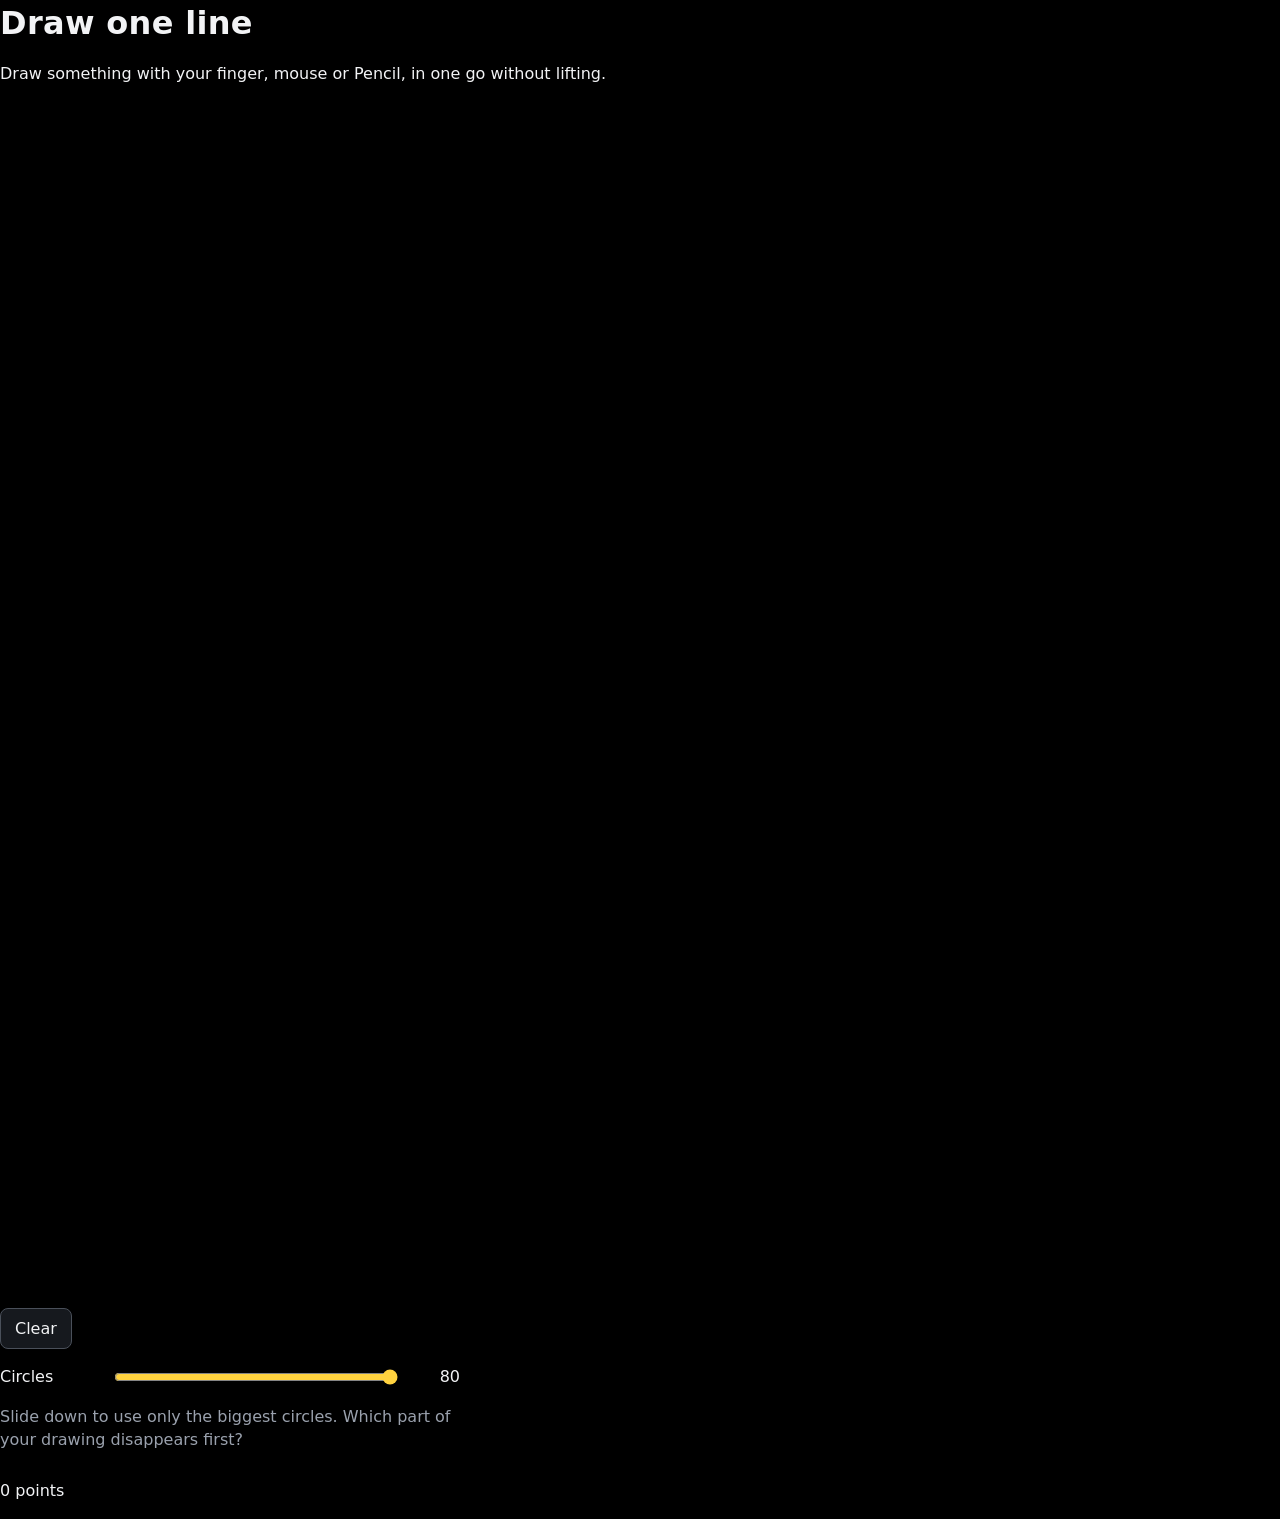
<file: draw.html>
<!doctype html>
<html lang="en">
<head>
  <meta charset="utf-8">
  <meta name="viewport" content="width=device-width, initial-scale=1">
  <title>Epicycle Ink · Draw</title>
  <link rel="stylesheet" href="style.css">
</head>
<body>
  <header>
    <h1>Draw one line</h1>
    <p>Draw something with your finger, mouse or Pencil, in one go without lifting.</p>
  </header>
  <main>
    <canvas id="pad" width="1200" height="1200"></canvas>
    <section class="panel">
      <div class="row"><button id="clear">Clear</button></div>
      <label class="slider">
        <span>Circles</span>
          <input type="range" id="count" min="1" max="80" value="80">
        <output id="countOut">80</output>
      </label>
      <p class="hint">Slide down to use only the biggest circles. Which part of your drawing disappears first?</p>
      <p id="info">0 points</p>
    </section>
  </main>
  <script src="fourier.js"></script>
  <script src="draw.js"></script>
</body>
</html>
</file>
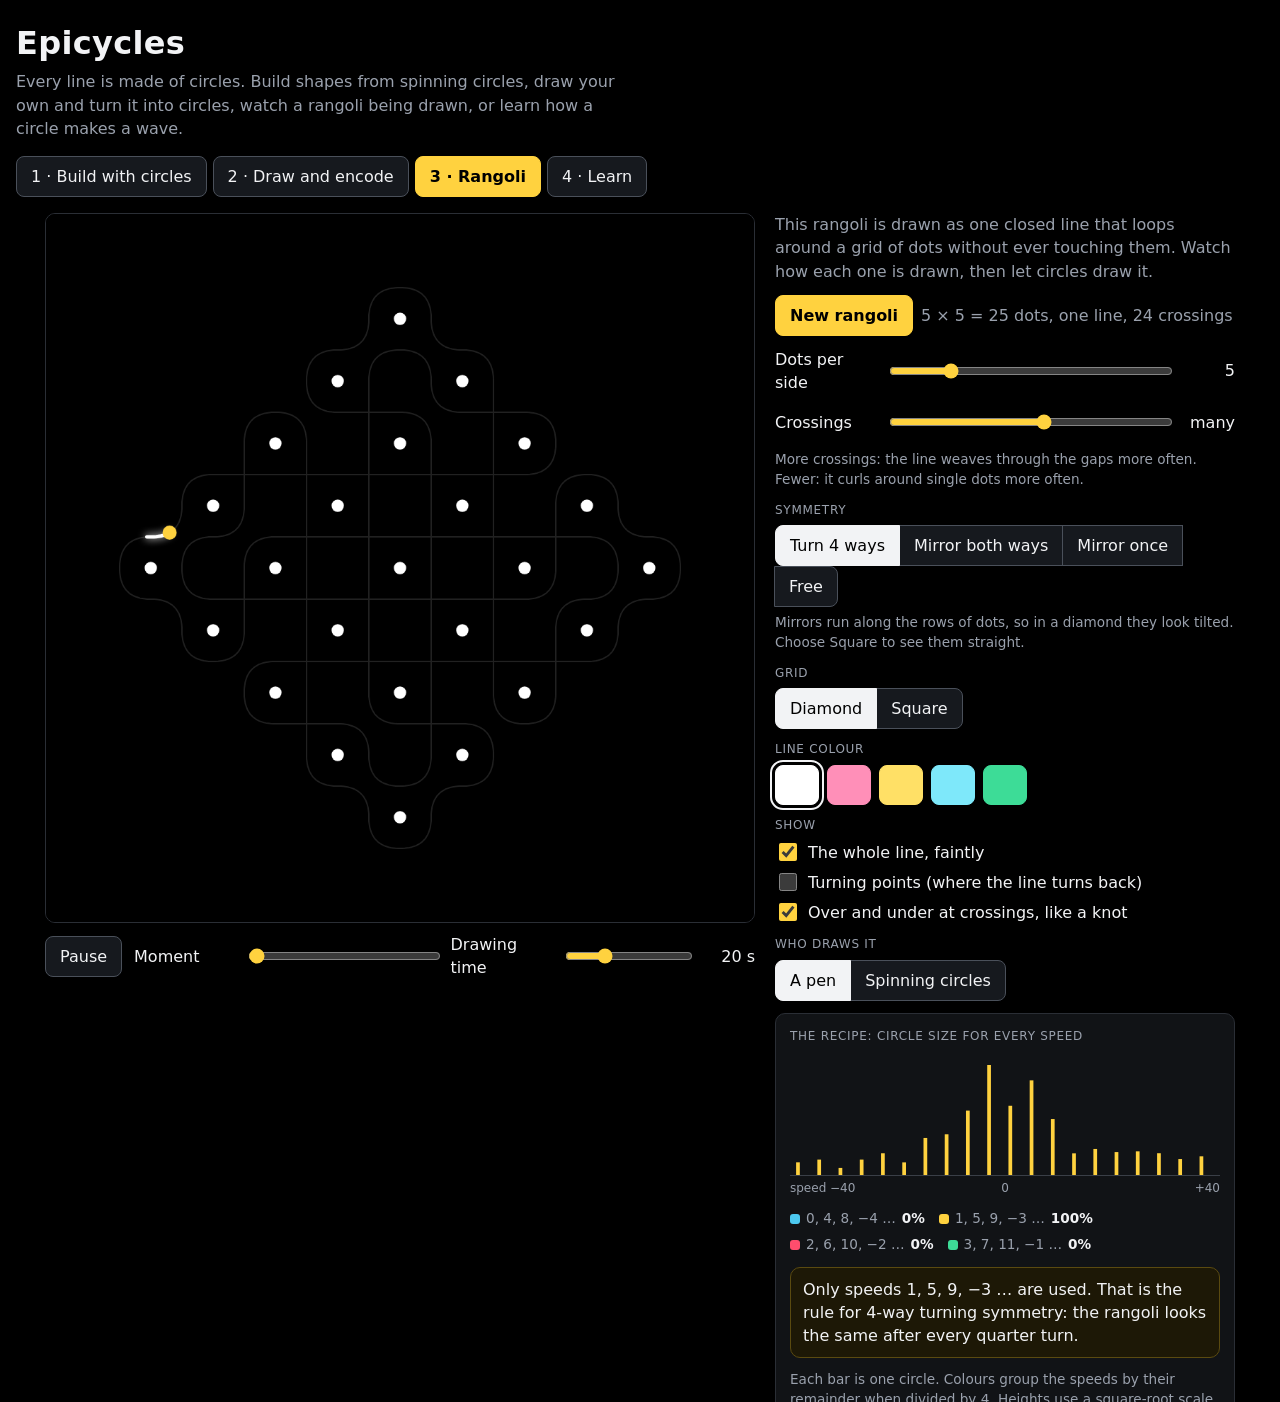
<file: kolam.html>
<!doctype html>
<html lang="en">
<head>
  <meta charset="utf-8">
  <title>Rangoli · Epicycles</title>
  <!-- The rangoli is now mode 3 of the main page; this page only forwards old links there -->
  <meta http-equiv="refresh" content="0; url=index.html#rangoli">
</head>
<body style="background:#000;color:#eee;font-family:system-ui">
  <p>The rangoli has moved: <a href="index.html#rangoli" style="color:#ffd23f">open it here</a>.</p>
</body>
</html>
</file>
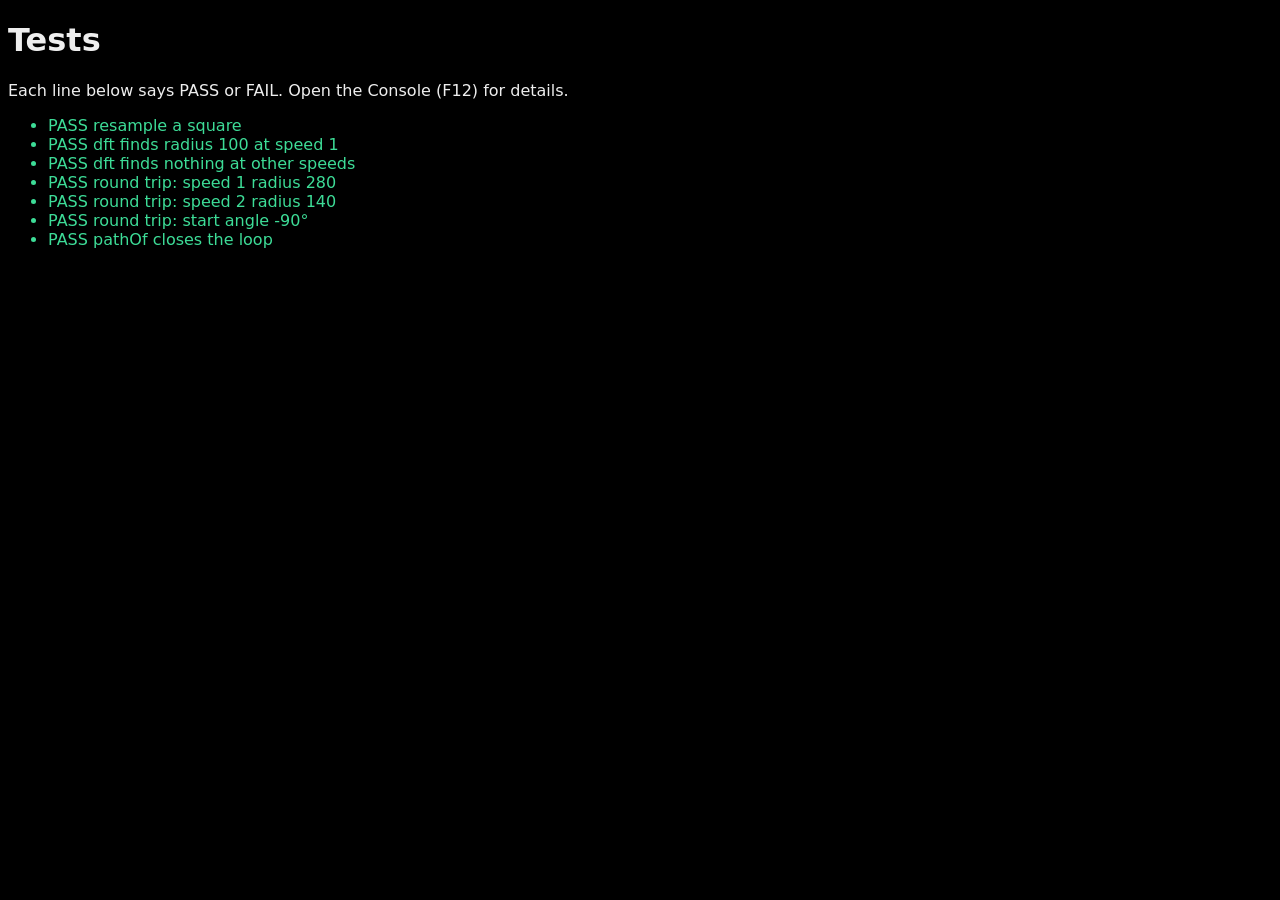
<file: tests.html>
<!doctype html>
<html lang="en">
<head><meta charset="utf-8"><title>Epicycle Ink tests</title></head>
<body style="background:#000;color:#eee;font-family:system-ui">
  <h1>Tests</h1>
  <p>Each line below says PASS or FAIL. Open the Console (F12) for details.</p>
  <ul id="results"></ul>
  <script src="fourier.js"></script>
  <script>
    function check(name, ok) {
      const li = document.createElement("li");
      li.textContent = (ok ? "PASS  " : "FAIL  ") + name;
      li.style.color = ok ? "#3ddc97" : "#ff4d6d";
      document.getElementById("results").appendChild(li);
    }
    const near = (a, b, tol = 0.01) => Math.abs(a - b) < tol;

    // 1. resample: a square with side 100 -> a point every 50
    const sq = resample([[0, 0], [100, 0], [100, 100], [0, 100]], 8);
    const expected = [[0,0],[50,0],[100,0],[100,50],[100,100],[50,100],[0,100],[0,50]];
    check("resample a square", sq.every((p, i) => near(p[0], expected[i][0]) && near(p[1], expected[i][1])));

    // 2. dft: a pure circle of radius 100, speed 1 -> exactly one circle
    const ring = [];
    for (let n = 0; n < 64; n++) ring.push([100 * Math.cos(2 * Math.PI * n / 64), 100 * Math.sin(2 * Math.PI * n / 64)]);
    const found = dft(ring, 3);
    check("dft finds radius 100 at speed 1", near(found.find(c => c.speed === 1).radius, 100));
    check("dft finds nothing at other speeds", found.filter(c => c.speed !== 1).every(c => c.radius < 0.01));

    // 3. round trip: circles -> points -> dft -> the same circles
    const heart = [{ radius: 280, speed: 1, start: -Math.PI / 2 }, { radius: 140, speed: 2, start: -Math.PI / 2 }];
    const pts = [];
    for (let n = 0; n < 128; n++) { const c = chainAt(heart, n / 128); pts.push(c[c.length - 1]); }
    const back = sortCircles(dft(pts, 10));
    check("round trip: speed 1 radius 280", near(back.find(c => c.speed === 1).radius, 280));
    check("round trip: speed 2 radius 140", near(back.find(c => c.speed === 2).radius, 140));
    check("round trip: start angle -90°", near(back.find(c => c.speed === 2).start, -Math.PI / 2));

    // 4. pathOf ends where it starts (every shape closes)
    const path = pathOf(heart);
    check("pathOf closes the loop", near(path[0][0], path[path.length - 1][0]) && near(path[0][1], path[path.length - 1][1]));
  </script>
</body>
</html>
</file>
<file: style.css>
/* Dark page, white drawing pad, black screens with bright circles */
:root {
  --bg: #000000;
  --panel: #111316;
  --line: #2a2e35;
  --text: #f2f3f5;
  --muted: #9aa1ad;
  --accent: #ffd23f;
}

* { box-sizing: border-box; }
html { color-scheme: dark; }
[hidden] { display: none !important; }   /* hidden always wins, even over display: grid */

body {
  margin: 0;
  background: var(--bg);
  color: var(--text);
  font-family: system-ui, -apple-system, "Segoe UI", sans-serif;
  font-size: 16px;
  line-height: 1.45;
}

a { color: var(--accent); }

/* ---------- header and tabs ---------- */
.top {
  max-width: 1400px;
  margin: 0 auto;
  padding: 20px 16px 8px;
  display: flex;
  flex-wrap: wrap;
  gap: 16px;
  align-items: flex-end;
  justify-content: space-between;
}
h1 { margin: 0; font-size: 2rem; letter-spacing: 0.01em; }
.tagline { margin: 4px 0 0; color: var(--muted); max-width: 60ch; }

.tabs { display: flex; flex-wrap: wrap; gap: 6px; }
.tabs button[aria-selected="true"] {
  background: var(--accent);
  border-color: var(--accent);
  color: #000;
  font-weight: 600;
}

/* a link that looks like a tab (goes to another page) */
.tablink {
  display: inline-flex;
  align-items: center;
  min-height: 40px;
  padding: 8px 14px;
  border: 1px solid #4a505a;
  border-radius: 8px;
  background: #16191e;
  color: var(--text);
  text-decoration: none;
}
.tablink:hover { border-color: var(--text); }
.tablink[aria-current="page"] { background: var(--accent); border-color: var(--accent); color: #000; font-weight: 600; }

/* ---------- shared pieces ---------- */
.mode { max-width: 1400px; margin: 0 auto; padding: 8px 16px 24px; }

.screen {
  display: block;
  width: 100%;
  aspect-ratio: 1;
  background: #000;
  border: 1px solid var(--line);
  border-radius: 10px;
}

.pad {
  display: block;
  width: 100%;
  aspect-ratio: 1;
  background: #fff;
  border-radius: 10px;
  touch-action: none;          /* drawing must not scroll the page */
  cursor: crosshair;
}

button {
  font: inherit;
  min-height: 40px;
  padding: 8px 14px;
  border: 1px solid #4a505a;
  border-radius: 8px;
  background: #16191e;
  color: var(--text);
  cursor: pointer;
}
button:hover { border-color: var(--text); }
button.primary { background: var(--accent); border-color: var(--accent); color: #000; font-weight: 600; }
button:disabled { opacity: 0.35; cursor: default; }
button:focus-visible, input:focus-visible { outline: 2px solid var(--accent); outline-offset: 2px; }

.row { display: flex; flex-wrap: wrap; gap: 8px; align-items: center; }
.muted, .hint, .status, .lead { color: var(--muted); }
.hint, .status, .lead, .code, .note { margin: 0; }
.small { font-size: 0.85rem; }

.slider {
  display: grid;
  grid-template-columns: 6.5em minmax(80px, 1fr) 3.5em;
  align-items: center;
  gap: 8px;
  flex: 1 1 220px;
}
.slider.no-out { grid-template-columns: 6.5em minmax(80px, 1fr); }
.slider input { width: 100%; height: 28px; accent-color: var(--c, var(--accent)); }
.slider output { text-align: right; font-variant-numeric: tabular-nums; }

.transport { display: flex; flex-wrap: wrap; gap: 12px; align-items: center; }

.label { font-size: 0.75rem; letter-spacing: 0.06em; text-transform: uppercase; color: var(--muted); }

/* ---------- mode 1 ---------- */
.split:not([hidden]) {
  display: flex;
  flex-wrap: wrap;
  gap: 20px;
  align-items: flex-start;
  justify-content: center;
}
.stage {
  display: flex;
  flex-direction: column;
  gap: 10px;
  min-width: 0;
  width: min(100%, calc(100vh - 190px), 820px);
}
.panel { flex: 1 1 320px; max-width: 460px; display: flex; flex-direction: column; gap: 12px; min-width: 0; }

.cards { display: flex; flex-direction: column; gap: 10px; }
.card {
  display: grid;
  gap: 4px;
  padding: 10px 12px;
  background: var(--panel);
  border: 1px solid var(--line);
  border-radius: 10px;
}
.card-head { display: flex; align-items: center; gap: 8px; }
.card-head .remove { margin-left: auto; min-height: 32px; padding: 2px 10px; }
.dot {
  display: inline-block;
  flex: none;
  width: 14px;
  height: 14px;
  border-radius: 50%;
  background: var(--c);
  box-shadow: 0 0 8px var(--c);
}

.note { padding: 10px 12px; background: #1d1806; border: 1px solid #5a4a10; border-radius: 10px; }
.code { font-family: ui-monospace, Menlo, Consolas, monospace; font-size: 0.9rem; color: var(--muted); overflow-wrap: anywhere; }

/* ---------- mode 2 ---------- */
.pair {
  display: grid;
  grid-template-columns: repeat(2, minmax(0, 1fr));
  gap: 16px;
  max-width: 1200px;
  margin: 0 auto;
}
.pair figure { margin: 0; display: flex; flex-direction: column; gap: 6px; min-width: 0; }
figcaption { color: var(--muted); font-size: 0.9rem; }

.wide-row { max-width: 1200px; margin: 12px auto 0; }

.encode-panel {
  max-width: 1200px;
  margin: 16px auto 0;
  display: grid;
  grid-template-columns: repeat(auto-fit, minmax(300px, 1fr));
  gap: 16px;
}
.block .slider { flex: none; }
.block {
  display: flex;
  flex-direction: column;
  gap: 12px;
  min-width: 0;
  padding: 14px;
  background: var(--panel);
  border: 1px solid var(--line);
  border-radius: 10px;
}

.stats { display: grid; grid-template-columns: repeat(auto-fit, minmax(100px, 1fr)); gap: 8px; }
.stat {
  display: flex;
  flex-direction: column;
  gap: 2px;
  min-width: 0;
  padding: 8px 10px;
  border: 1px solid var(--line);
  border-radius: 8px;
}
.stat strong { font-size: 1.05rem; font-variant-numeric: tabular-nums; }

.chart-wrap { position: relative; }
#spectrum, .recipe-chart { display: block; width: 100%; height: 140px; touch-action: manipulation; }
.tip {
  position: absolute;
  transform: translate(-50%, -115%);
  padding: 4px 8px;
  background: #000;
  border: 1px solid var(--line);
  border-radius: 6px;
  font-size: 0.85rem;
  white-space: nowrap;
  pointer-events: none;
}

table { width: 100%; border-collapse: collapse; font-variant-numeric: tabular-nums; font-size: 0.95rem; }
th, td { padding: 4px 6px; text-align: right; border-bottom: 1px solid var(--line); }
th { color: var(--muted); font-weight: 500; font-size: 0.8rem; }
th:first-child, td:first-child { width: 24px; text-align: left; }

footer { max-width: 1400px; margin: 0 auto; padding: 16px; color: var(--muted); font-size: 0.85rem; }

@media (max-width: 720px) {
  .pair { grid-template-columns: minmax(0, 1fr); }
  .stage { width: 100%; }
  h1 { font-size: 1.6rem; }
}

/* ---------- rangoli page ---------- */
.seg { display: inline-flex; flex-wrap: wrap; }
.seg button { border-radius: 0; margin-left: -1px; }
.seg button:first-child { border-radius: 8px 0 0 8px; margin-left: 0; }
.seg button:last-child { border-radius: 0 8px 8px 0; }
.seg button[aria-pressed="true"] { background: var(--text); border-color: var(--text); color: #000; position: relative; }

.swatch { width: 44px; padding: 0; background: var(--c); border-color: var(--c); }
.swatch[aria-pressed="true"] { outline: 2px solid var(--text); outline-offset: 3px; }

.check { display: flex; align-items: center; gap: 8px; }
.check input { width: 18px; height: 18px; accent-color: var(--accent); }

.steps { margin: 0; padding-left: 1.4em; display: flex; flex-direction: column; gap: 6px; }
.steps li::marker { color: var(--accent); font-weight: 600; }

.field { display: flex; flex-direction: column; gap: 6px; }
.panel .slider { flex: none; }

.legend { display: flex; flex-wrap: wrap; gap: 6px 14px; font-size: 0.85rem; color: var(--muted); }
.legend span { display: inline-flex; align-items: center; gap: 6px; }
.legend strong { color: var(--text); font-variant-numeric: tabular-nums; }
.legend i { display: inline-block; width: 10px; height: 10px; border-radius: 3px; background: var(--c); }

/* ---------- learn mode ---------- */
.learn-stage { max-width: 1200px; margin: 0 auto; display: flex; flex-direction: column; gap: 10px; }
.wide-screen {
  display: block;
  width: 100%;
  aspect-ratio: 1600 / 700;
  background: #000;
  border: 1px solid var(--line);
  border-radius: 10px;
}
.learn-grid {
  max-width: 1200px;
  margin: 16px auto 0;
  display: grid;
  grid-template-columns: repeat(auto-fit, minmax(320px, 1fr));
  gap: 16px;
  align-items: start;
}
.learn-text { gap: 6px; }
.learn-text h2 { margin: 0 0 4px; font-size: 1.25rem; }
.learn-text h3 { margin: 10px 0 0; font-size: 1rem; color: var(--accent); }
.learn-text p { margin: 0; max-width: 65ch; }
.formula {
  margin: 0;
  padding: 10px 12px;
  background: #000;
  border: 1px solid var(--line);
  border-radius: 8px;
  font-family: ui-monospace, Menlo, Consolas, monospace;
  font-size: 0.92rem;
  white-space: pre-wrap;
  overflow-wrap: anywhere;
  font-variant-numeric: tabular-nums;
}
.table-wrap { overflow-x: auto; }

.chapters button { font-weight: 500; }
.stack-screen {
  display: block;
  width: 100%;
  height: auto;
  background: #000;
  border: 1px solid var(--line);
  border-radius: 10px;
}
table.parts td, table.parts th { text-align: left; vertical-align: top; }
table.parts td:first-child { width: auto; white-space: nowrap; font-weight: 600; }
table.parts td:last-child { text-align: right; white-space: nowrap; font-variant-numeric: tabular-nums; }
.card .check { font-size: 0.95rem; }
</file>
